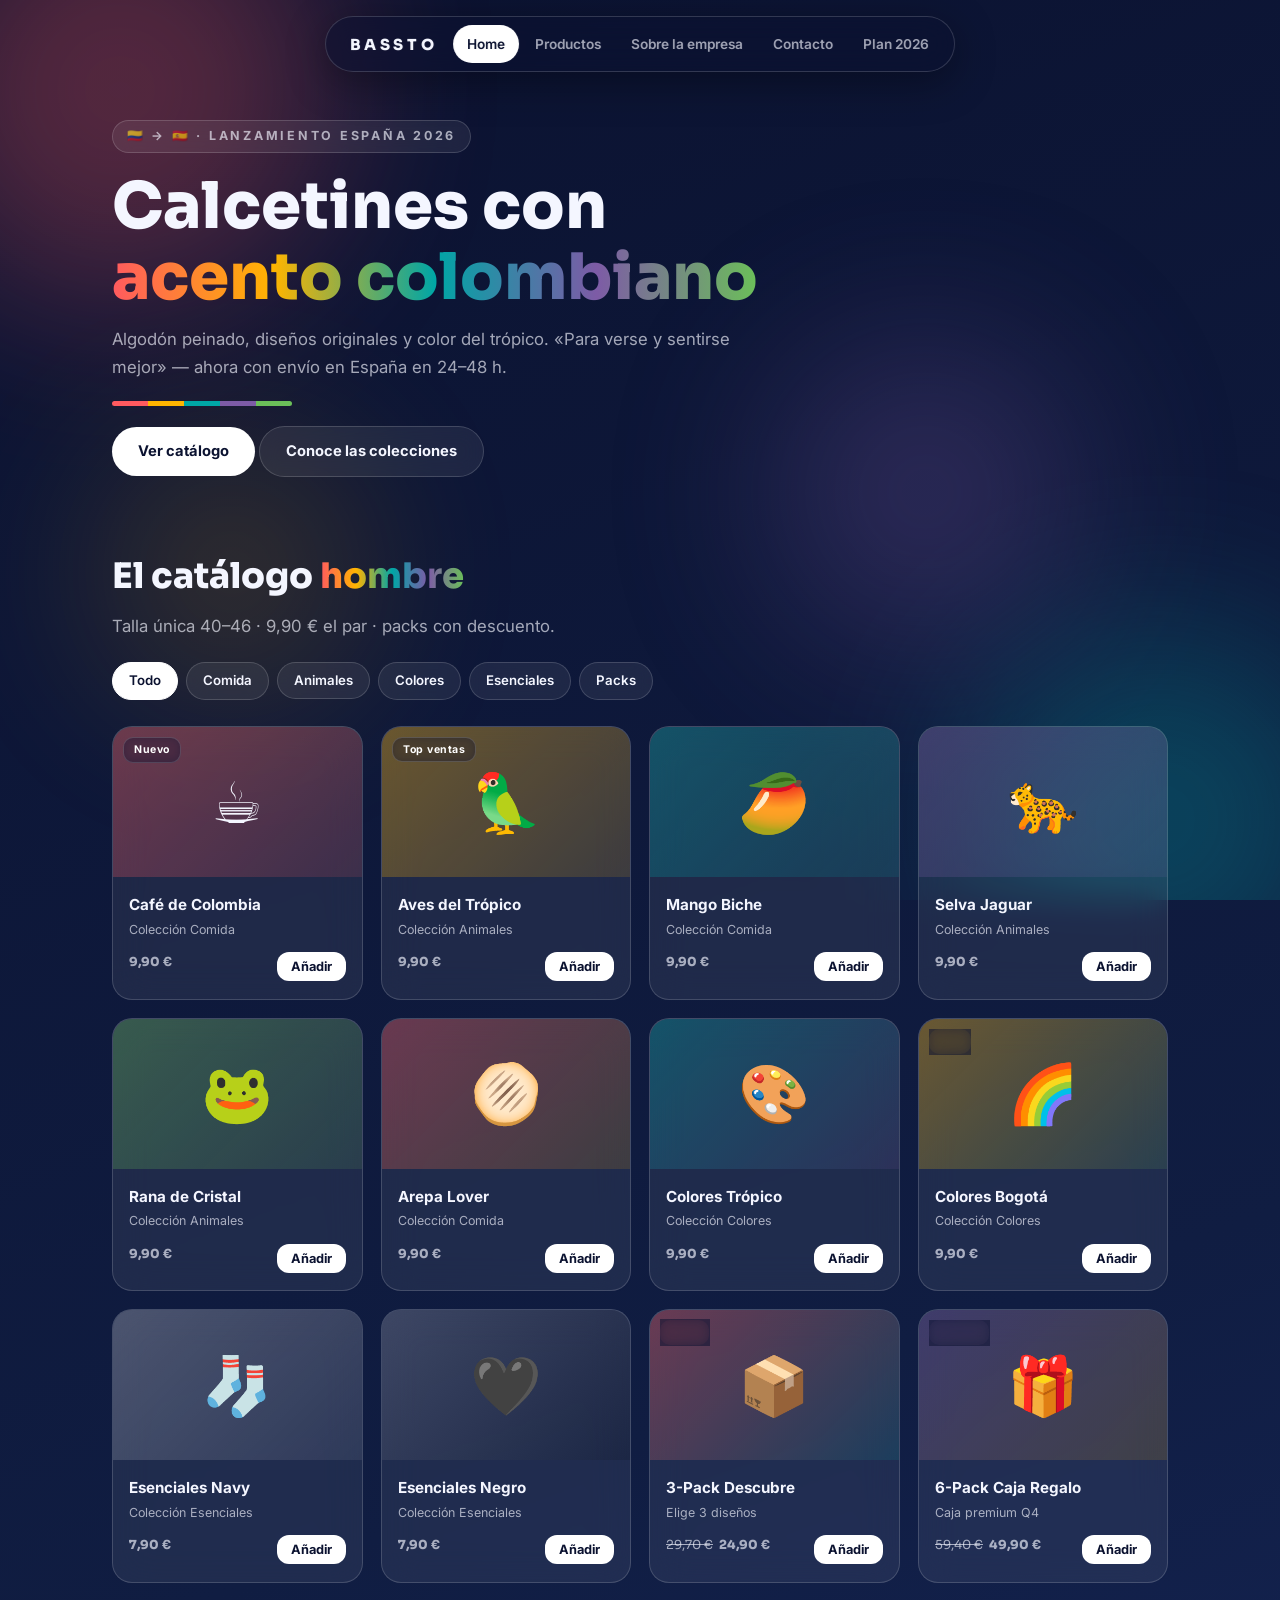
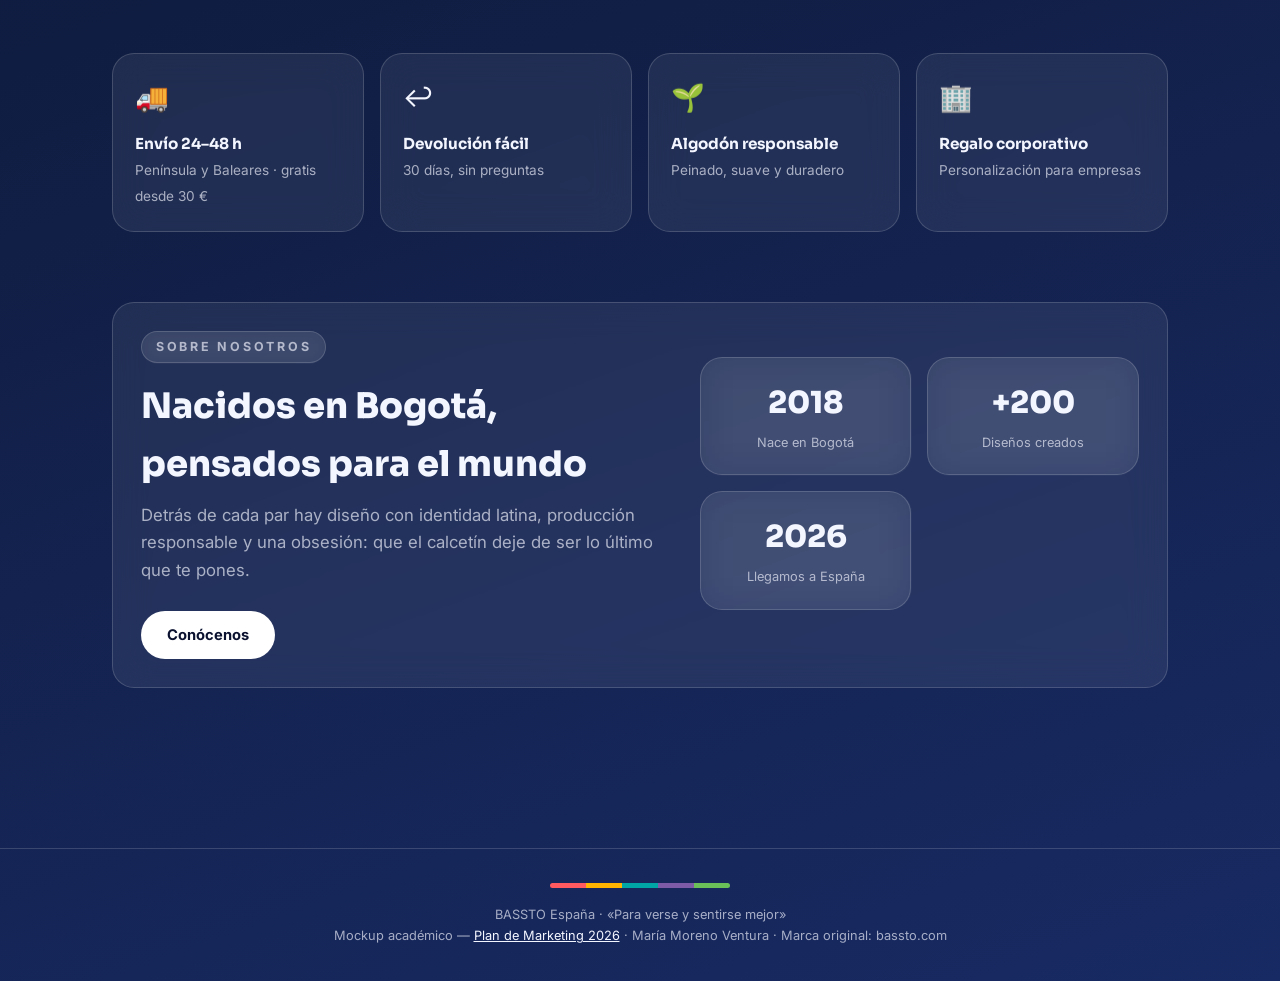
<file: index.html>
<!DOCTYPE html>
<html lang="es">
<head>
<meta charset="utf-8">
<meta name="viewport" content="width=device-width, initial-scale=1">
<meta name="robots" content="noindex, nofollow">
<title>BASSTO España — Calcetines de diseño para hombre</title>
<link rel="preconnect" href="https://fonts.googleapis.com">
<link rel="preconnect" href="https://fonts.gstatic.com" crossorigin>
<link href="https://fonts.googleapis.com/css2?family=Sora:wght@400;600;800&family=Inter:wght@400;500;600&display=swap" rel="stylesheet">
<link rel="stylesheet" href="estilo.css">
</head>
<body>

<div class="bg"><div class="blob c1"></div><div class="blob c2"></div><div class="blob c3"></div><div class="blob c4"></div></div>

<nav class="pill">
  <a class="logo" href="index.html">BASSTO</a>
  <a class="t on" href="index.html">Home</a>
  <a class="t" href="productos.html">Productos</a>
  <a class="t" href="empresa.html">Sobre la empresa</a>
  <a class="t" href="contacto.html">Contacto</a>
  <a class="t" href="plan.html">Plan 2026</a>
</nav>

<main>

  <!-- HERO + CATÁLOGO -->
  <header class="rv">
    <span class="kicker">🇨🇴 → 🇪🇸 · Lanzamiento España 2026</span>
    <h1 class="big">Calcetines con<br><span class="grad">acento colombiano</span></h1>
    <p class="lead">Algodón peinado, diseños originales y color del trópico. «Para verse y sentirse mejor» — ahora con envío en España en 24–48 h.</p>
    <div class="stripe"><i></i><i></i><i></i><i></i><i></i></div>
    <a class="btn" href="#catalogo">Ver catálogo</a>
    <a class="btn ghost" href="productos.html">Conoce las colecciones</a>
  </header>

  <!-- CATÁLOGO COMPLETO -->
  <section id="catalogo" class="rv">
    <h2 class="sec">El catálogo <span class="grad">hombre</span></h2>
    <p class="lead">Talla única 40–46 · 9,90 € el par · packs con descuento.</p>
    <div class="chips">
      <span class="chip on">Todo</span><span class="chip">Comida</span><span class="chip">Animales</span>
      <span class="chip">Colores</span><span class="chip">Esenciales</span><span class="chip">Packs</span>
    </div>

    <div class="grid">
      <div class="prod"><div class="ph" style="background:linear-gradient(135deg,#FF5A5F55,#FF5A5F22)"><span class="tag">Nuevo</span>☕</div>
        <div class="info"><b>Café de Colombia</b><span>Colección Comida</span>
        <div class="buy"><span class="price">9,90 €</span><button class="add">Añadir</button></div></div></div>
      <div class="prod"><div class="ph" style="background:linear-gradient(135deg,#FFB40055,#FFB40022)"><span class="tag">Top ventas</span>🦜</div>
        <div class="info"><b>Aves del Trópico</b><span>Colección Animales</span>
        <div class="buy"><span class="price">9,90 €</span><button class="add">Añadir</button></div></div></div>
      <div class="prod"><div class="ph" style="background:linear-gradient(135deg,#00A6A655,#00A6A622)">🥭</div>
        <div class="info"><b>Mango Biche</b><span>Colección Comida</span>
        <div class="buy"><span class="price">9,90 €</span><button class="add">Añadir</button></div></div></div>
      <div class="prod"><div class="ph" style="background:linear-gradient(135deg,#7D5BA655,#7D5BA622)">🐆</div>
        <div class="info"><b>Selva Jaguar</b><span>Colección Animales</span>
        <div class="buy"><span class="price">9,90 €</span><button class="add">Añadir</button></div></div></div>
      <div class="prod"><div class="ph" style="background:linear-gradient(135deg,#6BBF5955,#6BBF5922)">🐸</div>
        <div class="info"><b>Rana de Cristal</b><span>Colección Animales</span>
        <div class="buy"><span class="price">9,90 €</span><button class="add">Añadir</button></div></div></div>
      <div class="prod"><div class="ph" style="background:linear-gradient(135deg,#FF5A5F55,#FFB40022)">🫓</div>
        <div class="info"><b>Arepa Lover</b><span>Colección Comida</span>
        <div class="buy"><span class="price">9,90 €</span><button class="add">Añadir</button></div></div></div>
      <div class="prod"><div class="ph" style="background:linear-gradient(135deg,#00A6A655,#7D5BA622)">🎨</div>
        <div class="info"><b>Colores Trópico</b><span>Colección Colores</span>
        <div class="buy"><span class="price">9,90 €</span><button class="add">Añadir</button></div></div></div>
      <div class="prod"><div class="ph" style="background:linear-gradient(135deg,#FFB40055,#6BBF5922)"><span class="tag">Eco</span>🌈</div>
        <div class="info"><b>Colores Bogotá</b><span>Colección Colores</span>
        <div class="buy"><span class="price">9,90 €</span><button class="add">Añadir</button></div></div></div>
      <div class="prod"><div class="ph" style="background:linear-gradient(135deg,#ffffff33,#ffffff11)">🧦</div>
        <div class="info"><b>Esenciales Navy</b><span>Colección Esenciales</span>
        <div class="buy"><span class="price">7,90 €</span><button class="add">Añadir</button></div></div></div>
      <div class="prod"><div class="ph" style="background:linear-gradient(135deg,#ffffff22,#00000022)">🖤</div>
        <div class="info"><b>Esenciales Negro</b><span>Colección Esenciales</span>
        <div class="buy"><span class="price">7,90 €</span><button class="add">Añadir</button></div></div></div>
      <div class="prod"><div class="ph" style="background:linear-gradient(135deg,#FF5A5F55,#00A6A622)"><span class="tag">Pack</span>📦</div>
        <div class="info"><b>3-Pack Descubre</b><span>Elige 3 diseños</span>
        <div class="buy"><span class="price"><s>29,70 €</s>24,90 €</span><button class="add">Añadir</button></div></div></div>
      <div class="prod"><div class="ph" style="background:linear-gradient(135deg,#7D5BA655,#FFB40022)"><span class="tag">Regalo</span>🎁</div>
        <div class="info"><b>6-Pack Caja Regalo</b><span>Caja premium Q4</span>
        <div class="buy"><span class="price"><s>59,40 €</s>49,90 €</span><button class="add">Añadir</button></div></div></div>
    </div>
  </section>

  <!-- VALUE PROPS -->
  <section class="rv">
    <div class="feats">
      <div class="feat glass"><div class="ic">🚚</div><b>Envío 24–48 h</b><span>Península y Baleares · gratis desde 30 €</span></div>
      <div class="feat glass"><div class="ic">↩️</div><b>Devolución fácil</b><span>30 días, sin preguntas</span></div>
      <div class="feat glass"><div class="ic">🌱</div><b>Algodón responsable</b><span>Peinado, suave y duradero</span></div>
      <div class="feat glass"><div class="ic">🏢</div><b>Regalo corporativo</b><span>Personalización para empresas</span></div>
    </div>
  </section>

  <!-- CTA EMPRESA -->
  <section class="rv">
    <div class="glass panel split">
      <div>
        <span class="kicker">Sobre nosotros</span>
        <h2 class="sec">Nacidos en Bogotá,<br>pensados para el mundo</h2>
        <p class="lead">Detrás de cada par hay diseño con identidad latina, producción responsable y una obsesión: que el calcetín deje de ser lo último que te pones.</p>
        <br><a class="btn" href="empresa.html">Conócenos</a>
      </div>
      <div class="stats">
        <div class="stat glass"><b>2018</b><span>Nace en Bogotá</span></div>
        <div class="stat glass"><b>+200</b><span>Diseños creados</span></div>
        <div class="stat glass"><b>2026</b><span>Llegamos a España</span></div>
      </div>
    </div>
  </section>

</main>

<footer>
  <div class="fstripe"><i></i><i></i><i></i><i></i><i></i></div>
  <p>BASSTO España · «Para verse y sentirse mejor»<br>
  Mockup académico — <a href="plan.html">Plan de Marketing 2026</a> · María Moreno Ventura · Marca original: bassto.com</p>
</footer>

<script>
  const io = new IntersectionObserver(es => es.forEach(e => {
    if (e.isIntersecting){ e.target.classList.add('on'); io.unobserve(e.target); }
  }), {threshold:.1});
  document.querySelectorAll('.rv').forEach(el => io.observe(el));
</script>
</body>
</html>
</file>
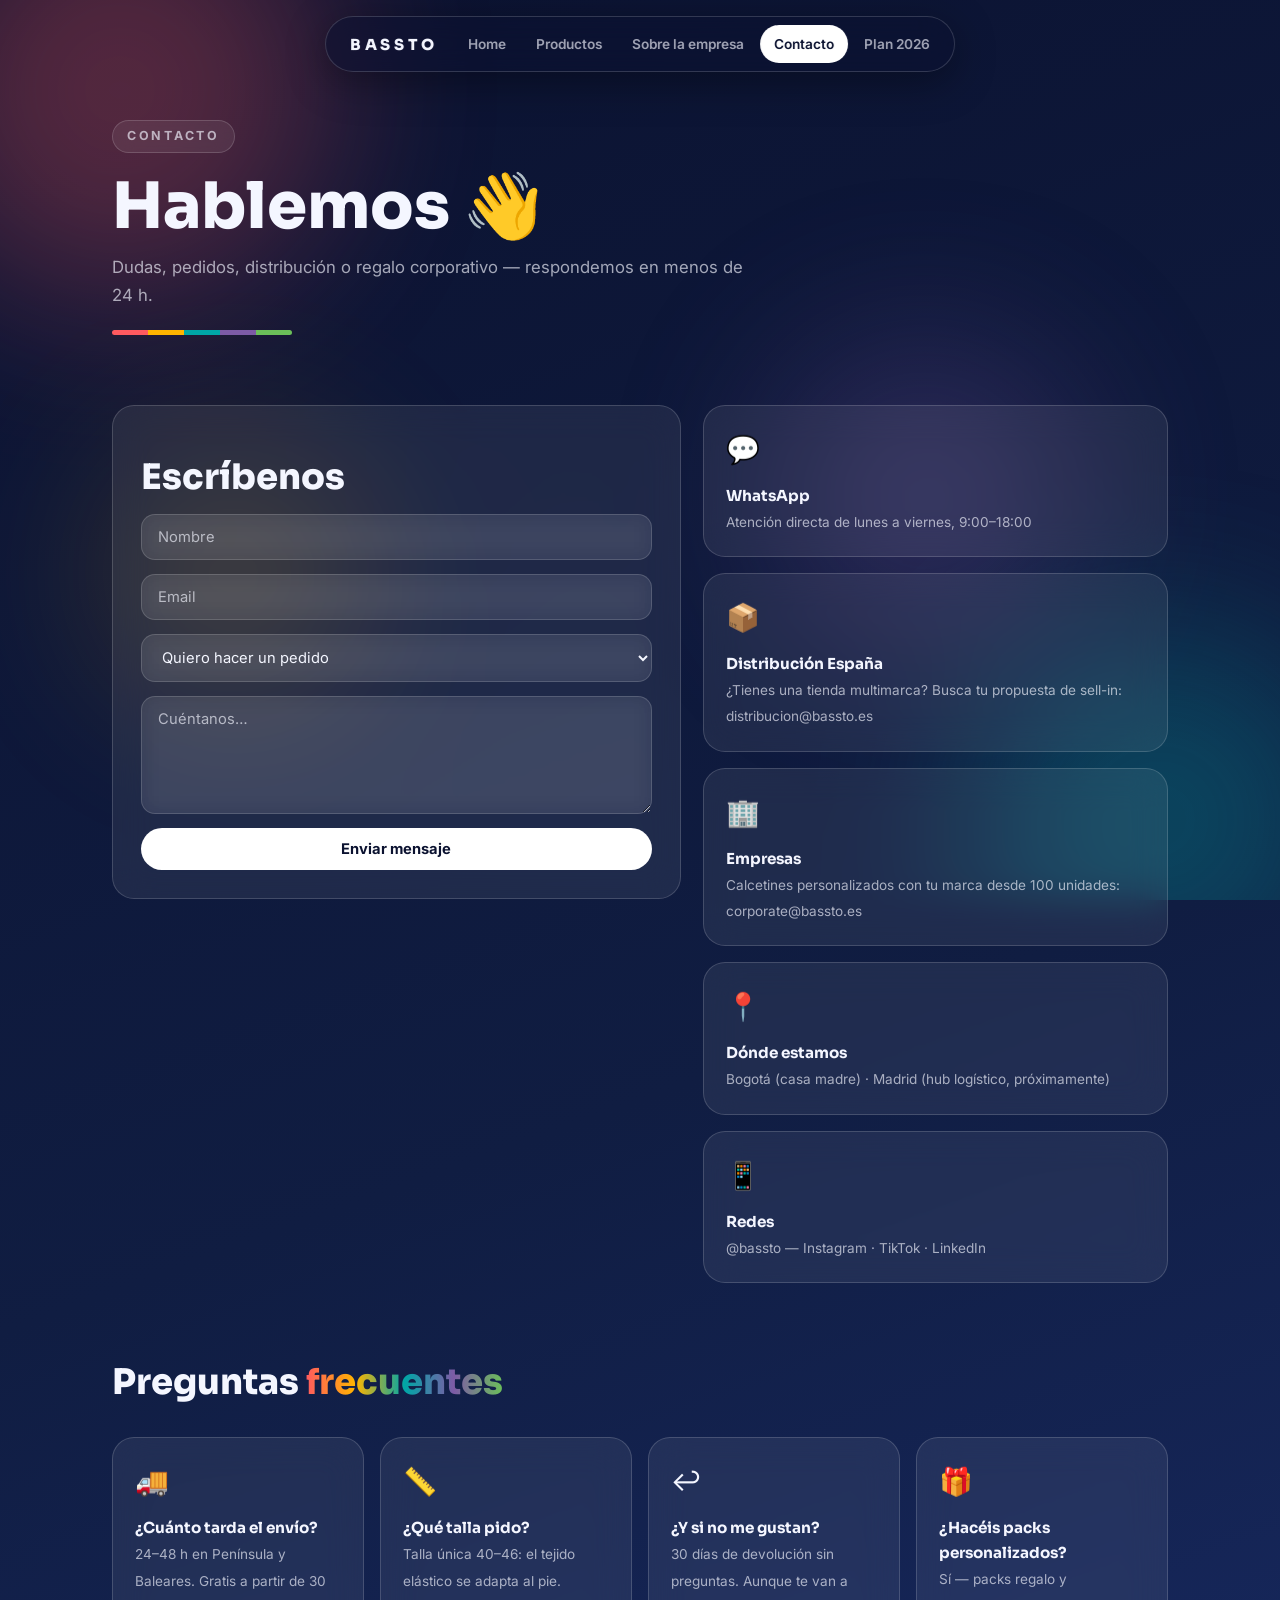
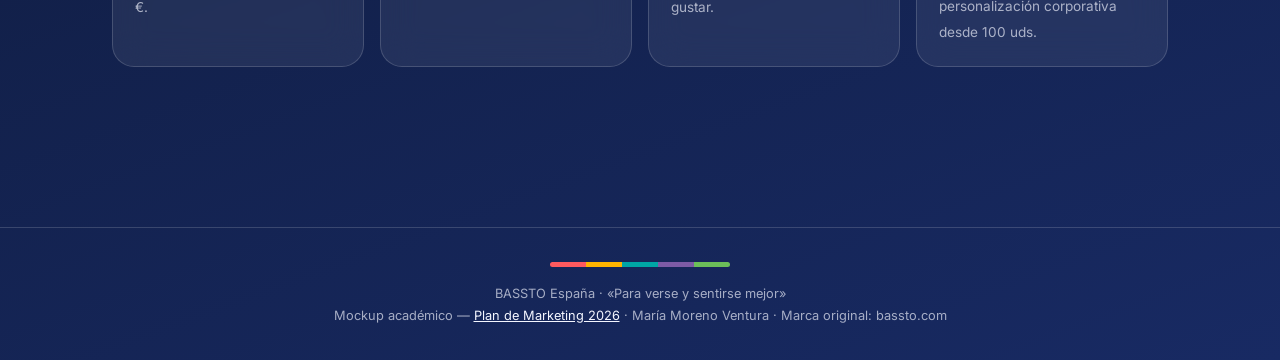
<file: contacto.html>
<!DOCTYPE html>
<html lang="es">
<head>
<meta charset="utf-8">
<meta name="viewport" content="width=device-width, initial-scale=1">
<meta name="robots" content="noindex, nofollow">
<title>Contacto — BASSTO España</title>
<link rel="preconnect" href="https://fonts.googleapis.com">
<link rel="preconnect" href="https://fonts.gstatic.com" crossorigin>
<link href="https://fonts.googleapis.com/css2?family=Sora:wght@400;600;800&family=Inter:wght@400;500;600&display=swap" rel="stylesheet">
<link rel="stylesheet" href="estilo.css">
</head>
<body>

<div class="bg"><div class="blob c1"></div><div class="blob c2"></div><div class="blob c3"></div><div class="blob c4"></div></div>

<nav class="pill">
  <a class="logo" href="index.html">BASSTO</a>
  <a class="t" href="index.html">Home</a>
  <a class="t" href="productos.html">Productos</a>
  <a class="t" href="empresa.html">Sobre la empresa</a>
  <a class="t on" href="contacto.html">Contacto</a>
  <a class="t" href="plan.html">Plan 2026</a>
</nav>

<main>

  <header class="rv">
    <span class="kicker">Contacto</span>
    <h1 class="big">Hablemos 👋</h1>
    <p class="lead">Dudas, pedidos, distribución o regalo corporativo — respondemos en menos de 24 h.</p>
    <div class="stripe"><i></i><i></i><i></i><i></i><i></i></div>
  </header>

  <section class="rv">
    <div class="split">
      <!-- FORMULARIO -->
      <div class="glass panel">
        <h2 class="sec">Escríbenos</h2>
        <form class="glassform" onsubmit="event.preventDefault(); this.innerHTML='<p class=lead>✅ ¡Gracias! Te responderemos muy pronto.</p>';">
          <input type="text" placeholder="Nombre" required>
          <input type="email" placeholder="Email" required>
          <select>
            <option>Quiero hacer un pedido</option>
            <option>Distribución / punto de venta</option>
            <option>Regalo corporativo / personalización</option>
            <option>Prensa y colaboraciones</option>
            <option>Otra cosa</option>
          </select>
          <textarea rows="5" placeholder="Cuéntanos…" required></textarea>
          <button class="btn" type="submit">Enviar mensaje</button>
        </form>
      </div>

      <!-- CANALES -->
      <div>
        <div class="feat glass" style="margin-bottom:16px;"><div class="ic">💬</div><b>WhatsApp</b><span>Atención directa de lunes a viernes, 9:00–18:00</span></div>
        <div class="feat glass" style="margin-bottom:16px;"><div class="ic">📦</div><b>Distribución España</b><span>¿Tienes una tienda multimarca? Busca tu propuesta de sell-in: distribucion@bassto.es</span></div>
        <div class="feat glass" style="margin-bottom:16px;"><div class="ic">🏢</div><b>Empresas</b><span>Calcetines personalizados con tu marca desde 100 unidades: corporate@bassto.es</span></div>
        <div class="feat glass" style="margin-bottom:16px;"><div class="ic">📍</div><b>Dónde estamos</b><span>Bogotá (casa madre) · Madrid (hub logístico, próximamente)</span></div>
        <div class="feat glass"><div class="ic">📱</div><b>Redes</b><span>@bassto — Instagram · TikTok · LinkedIn</span></div>
      </div>
    </div>
  </section>

  <!-- FAQ -->
  <section class="rv">
    <h2 class="sec">Preguntas <span class="grad">frecuentes</span></h2>
    <div class="feats">
      <div class="feat glass"><div class="ic">🚚</div><b>¿Cuánto tarda el envío?</b><span>24–48 h en Península y Baleares. Gratis a partir de 30 €.</span></div>
      <div class="feat glass"><div class="ic">📏</div><b>¿Qué talla pido?</b><span>Talla única 40–46: el tejido elástico se adapta al pie.</span></div>
      <div class="feat glass"><div class="ic">↩️</div><b>¿Y si no me gustan?</b><span>30 días de devolución sin preguntas. Aunque te van a gustar.</span></div>
      <div class="feat glass"><div class="ic">🎁</div><b>¿Hacéis packs personalizados?</b><span>Sí — packs regalo y personalización corporativa desde 100 uds.</span></div>
    </div>
  </section>

</main>

<footer>
  <div class="fstripe"><i></i><i></i><i></i><i></i><i></i></div>
  <p>BASSTO España · «Para verse y sentirse mejor»<br>
  Mockup académico — <a href="plan.html">Plan de Marketing 2026</a> · María Moreno Ventura · Marca original: bassto.com</p>
</footer>

<script>
  const io = new IntersectionObserver(es => es.forEach(e => {
    if (e.isIntersecting){ e.target.classList.add('on'); io.unobserve(e.target); }
  }), {threshold:.1});
  document.querySelectorAll('.rv').forEach(el => io.observe(el));
</script>
</body>
</html>
</file>
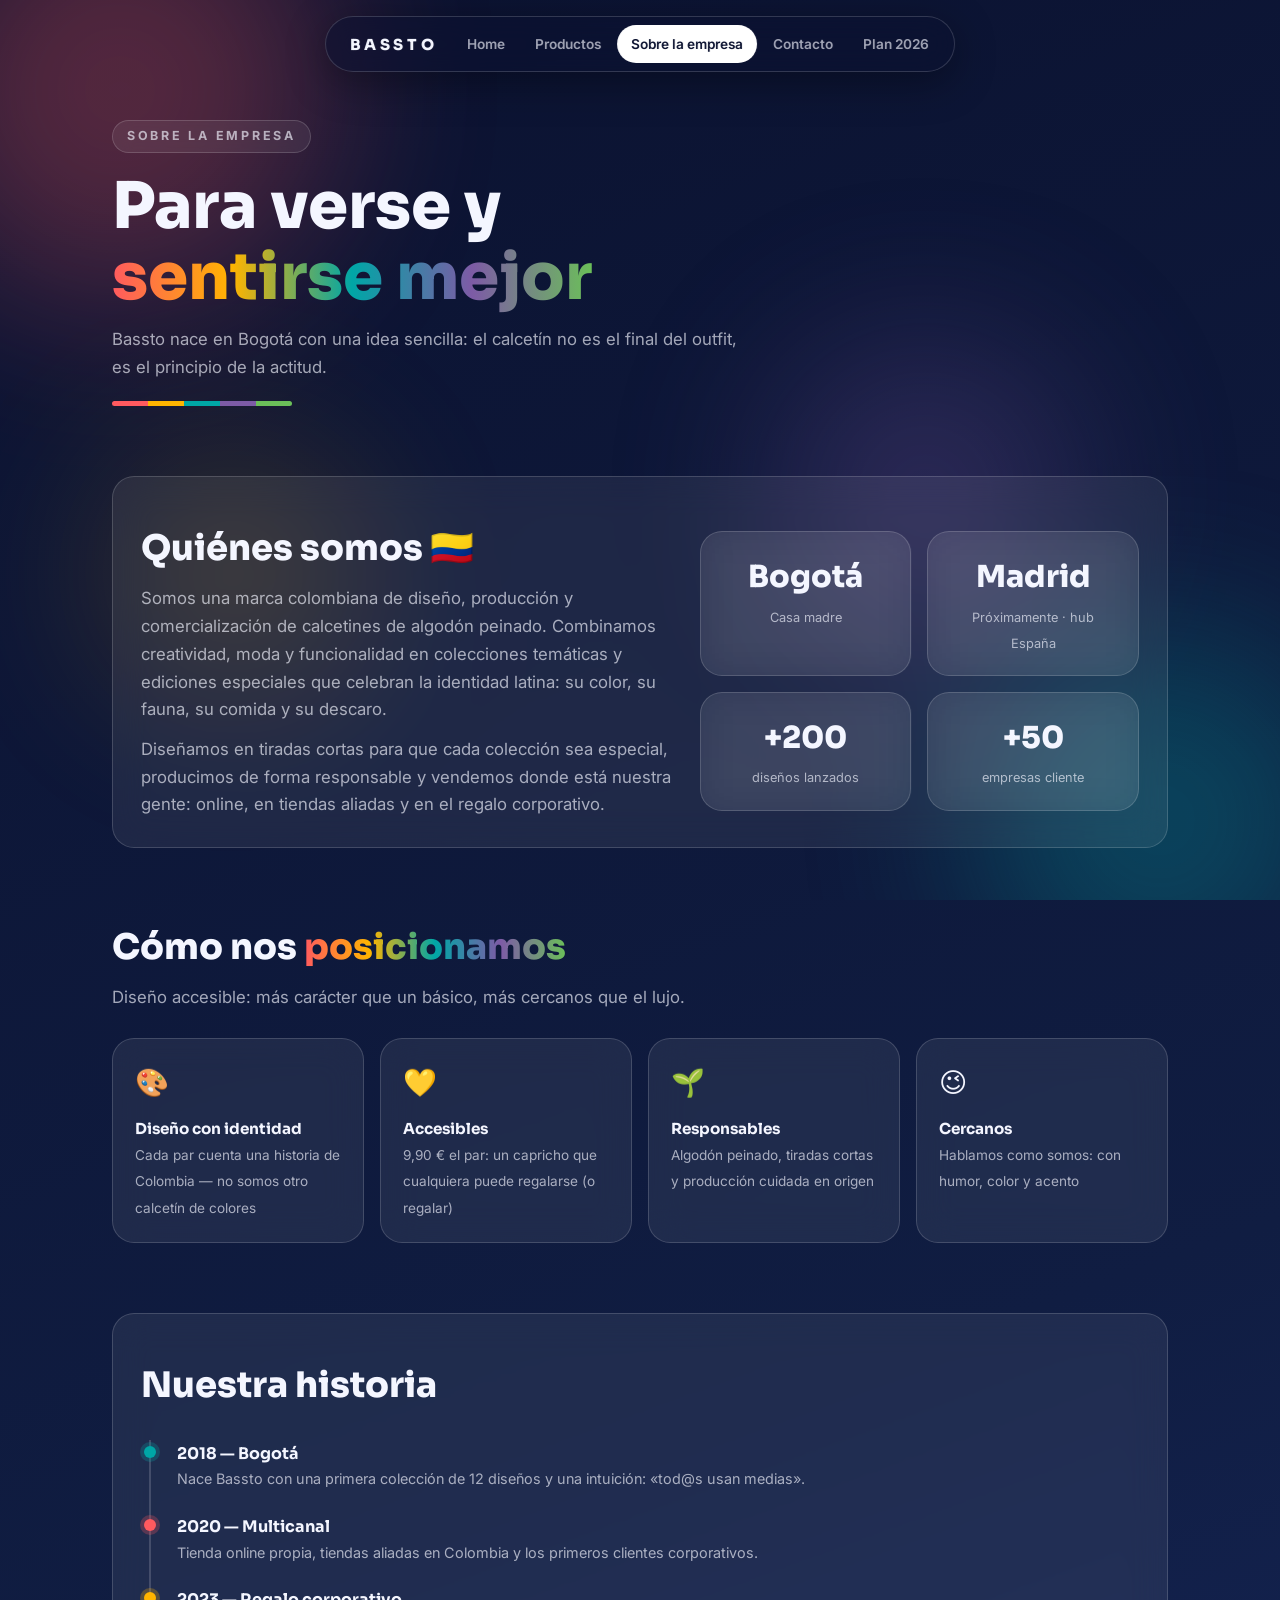
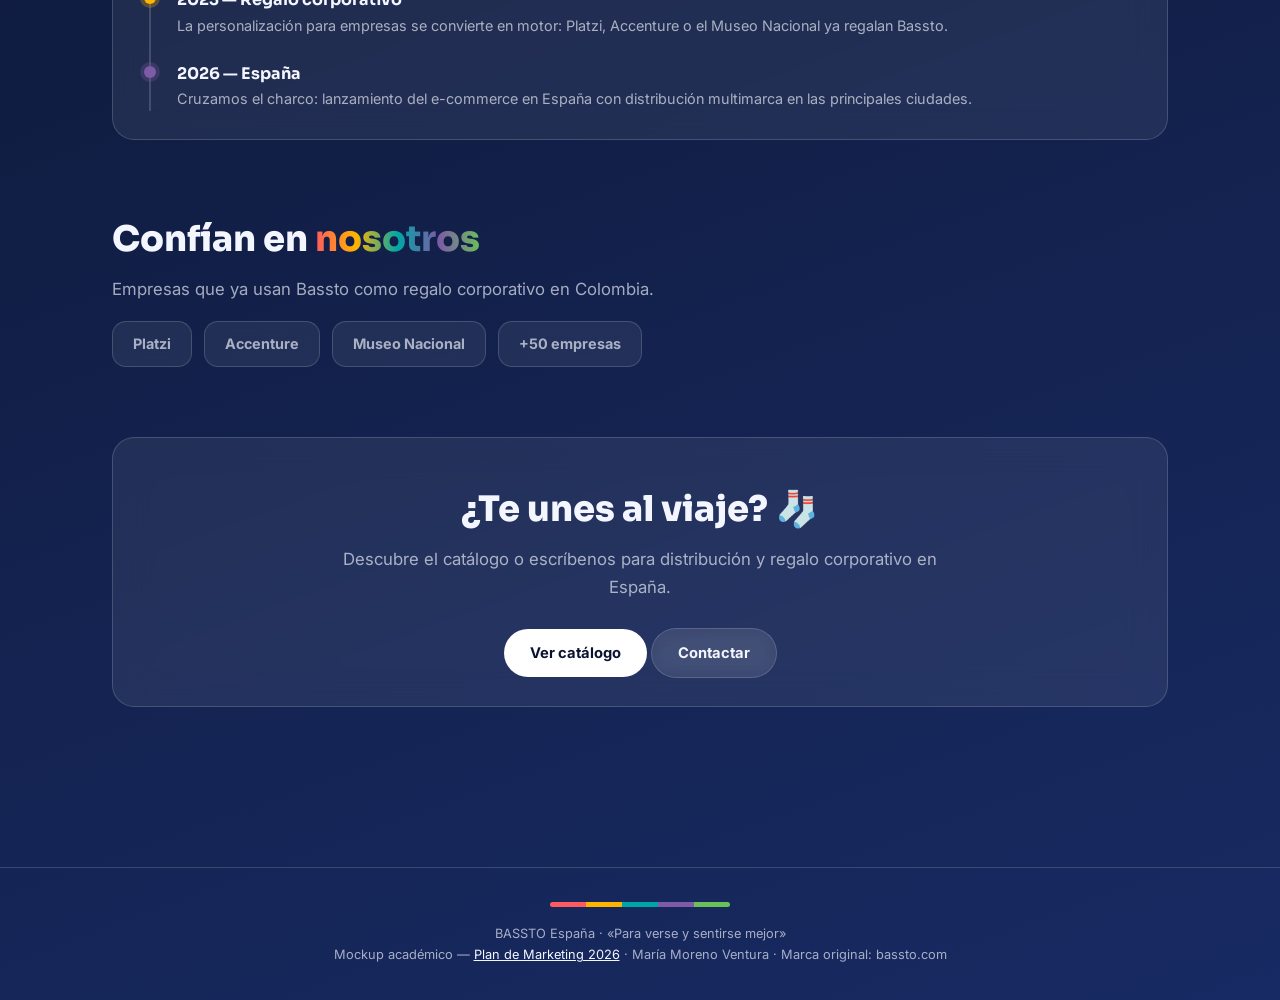
<file: empresa.html>
<!DOCTYPE html>
<html lang="es">
<head>
<meta charset="utf-8">
<meta name="viewport" content="width=device-width, initial-scale=1">
<meta name="robots" content="noindex, nofollow">
<title>Sobre la empresa — BASSTO España</title>
<link rel="preconnect" href="https://fonts.googleapis.com">
<link rel="preconnect" href="https://fonts.gstatic.com" crossorigin>
<link href="https://fonts.googleapis.com/css2?family=Sora:wght@400;600;800&family=Inter:wght@400;500;600&display=swap" rel="stylesheet">
<link rel="stylesheet" href="estilo.css">
</head>
<body>

<div class="bg"><div class="blob c1"></div><div class="blob c2"></div><div class="blob c3"></div><div class="blob c4"></div></div>

<nav class="pill">
  <a class="logo" href="index.html">BASSTO</a>
  <a class="t" href="index.html">Home</a>
  <a class="t" href="productos.html">Productos</a>
  <a class="t on" href="empresa.html">Sobre la empresa</a>
  <a class="t" href="contacto.html">Contacto</a>
  <a class="t" href="plan.html">Plan 2026</a>
</nav>

<main>

  <header class="rv">
    <span class="kicker">Sobre la empresa</span>
    <h1 class="big">Para verse y<br><span class="grad">sentirse mejor</span></h1>
    <p class="lead">Bassto nace en Bogotá con una idea sencilla: el calcetín no es el final del outfit, es el principio de la actitud.</p>
    <div class="stripe"><i></i><i></i><i></i><i></i><i></i></div>
  </header>

  <!-- QUIÉNES SOMOS -->
  <section class="rv">
    <div class="glass panel split">
      <div>
        <h2 class="sec">Quiénes somos 🇨🇴</h2>
        <p class="lead">Somos una marca colombiana de diseño, producción y comercialización de calcetines de algodón peinado. Combinamos creatividad, moda y funcionalidad en colecciones temáticas y ediciones especiales que celebran la identidad latina: su color, su fauna, su comida y su descaro.</p>
        <p class="lead" style="margin-top:12px;">Diseñamos en tiradas cortas para que cada colección sea especial, producimos de forma responsable y vendemos donde está nuestra gente: online, en tiendas aliadas y en el regalo corporativo.</p>
      </div>
      <div class="stats">
        <div class="stat glass"><b>Bogotá</b><span>Casa madre</span></div>
        <div class="stat glass"><b>Madrid</b><span>Próximamente · hub España</span></div>
        <div class="stat glass"><b>+200</b><span>diseños lanzados</span></div>
        <div class="stat glass"><b>+50</b><span>empresas cliente</span></div>
      </div>
    </div>
  </section>

  <!-- POSICIONAMIENTO -->
  <section class="rv">
    <h2 class="sec">Cómo nos <span class="grad">posicionamos</span></h2>
    <p class="lead">Diseño accesible: más carácter que un básico, más cercanos que el lujo.</p>
    <div class="feats">
      <div class="feat glass"><div class="ic">🎨</div><b>Diseño con identidad</b><span>Cada par cuenta una historia de Colombia — no somos otro calcetín de colores</span></div>
      <div class="feat glass"><div class="ic">💛</div><b>Accesibles</b><span>9,90 € el par: un capricho que cualquiera puede regalarse (o regalar)</span></div>
      <div class="feat glass"><div class="ic">🌱</div><b>Responsables</b><span>Algodón peinado, tiradas cortas y producción cuidada en origen</span></div>
      <div class="feat glass"><div class="ic">😉</div><b>Cercanos</b><span>Hablamos como somos: con humor, color y acento</span></div>
    </div>
  </section>

  <!-- HISTORIA -->
  <section class="rv">
    <div class="glass panel">
      <h2 class="sec">Nuestra historia</h2>
      <div class="tl">
        <div class="hit"><b>2018 — Bogotá</b><p>Nace Bassto con una primera colección de 12 diseños y una intuición: «tod@s usan medias».</p></div>
        <div class="hit"><b>2020 — Multicanal</b><p>Tienda online propia, tiendas aliadas en Colombia y los primeros clientes corporativos.</p></div>
        <div class="hit"><b>2023 — Regalo corporativo</b><p>La personalización para empresas se convierte en motor: Platzi, Accenture o el Museo Nacional ya regalan Bassto.</p></div>
        <div class="hit"><b>2026 — España</b><p>Cruzamos el charco: lanzamiento del e-commerce en España con distribución multimarca en las principales ciudades.</p></div>
      </div>
    </div>
  </section>

  <!-- CLIENTES -->
  <section class="rv">
    <h2 class="sec">Confían en <span class="grad">nosotros</span></h2>
    <p class="lead">Empresas que ya usan Bassto como regalo corporativo en Colombia.</p>
    <div class="logos">
      <span>Platzi</span><span>Accenture</span><span>Museo Nacional</span><span>+50 empresas</span>
    </div>
  </section>

  <!-- CTA -->
  <section class="rv">
    <div class="glass panel" style="text-align:center;">
      <h2 class="sec">¿Te unes al viaje? 🧦</h2>
      <p class="lead" style="margin:0 auto;">Descubre el catálogo o escríbenos para distribución y regalo corporativo en España.</p>
      <br>
      <a class="btn" href="index.html#catalogo">Ver catálogo</a>
      <a class="btn ghost" href="contacto.html">Contactar</a>
    </div>
  </section>

</main>

<footer>
  <div class="fstripe"><i></i><i></i><i></i><i></i><i></i></div>
  <p>BASSTO España · «Para verse y sentirse mejor»<br>
  Mockup académico — <a href="plan.html">Plan de Marketing 2026</a> · María Moreno Ventura · Marca original: bassto.com</p>
</footer>

<script>
  const io = new IntersectionObserver(es => es.forEach(e => {
    if (e.isIntersecting){ e.target.classList.add('on'); io.unobserve(e.target); }
  }), {threshold:.1});
  document.querySelectorAll('.rv').forEach(el => io.observe(el));
</script>
</body>
</html>
</file>
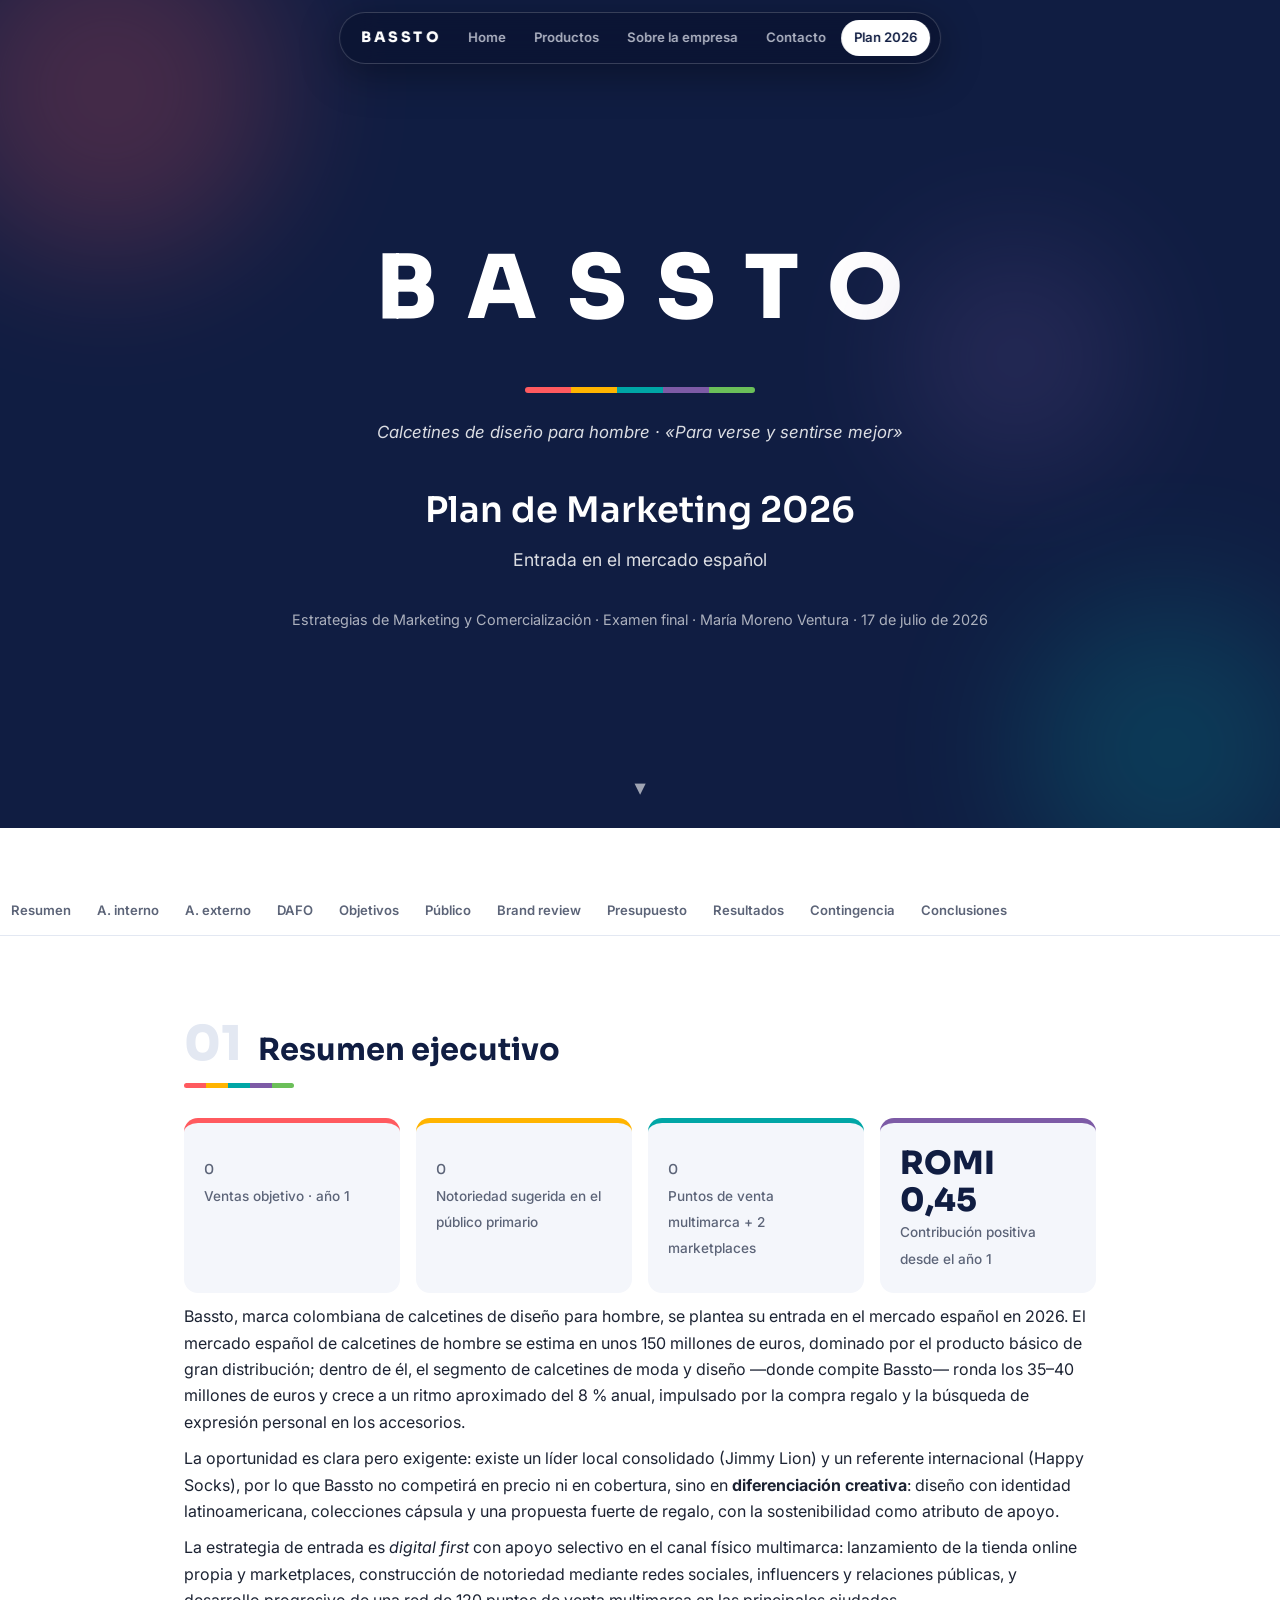
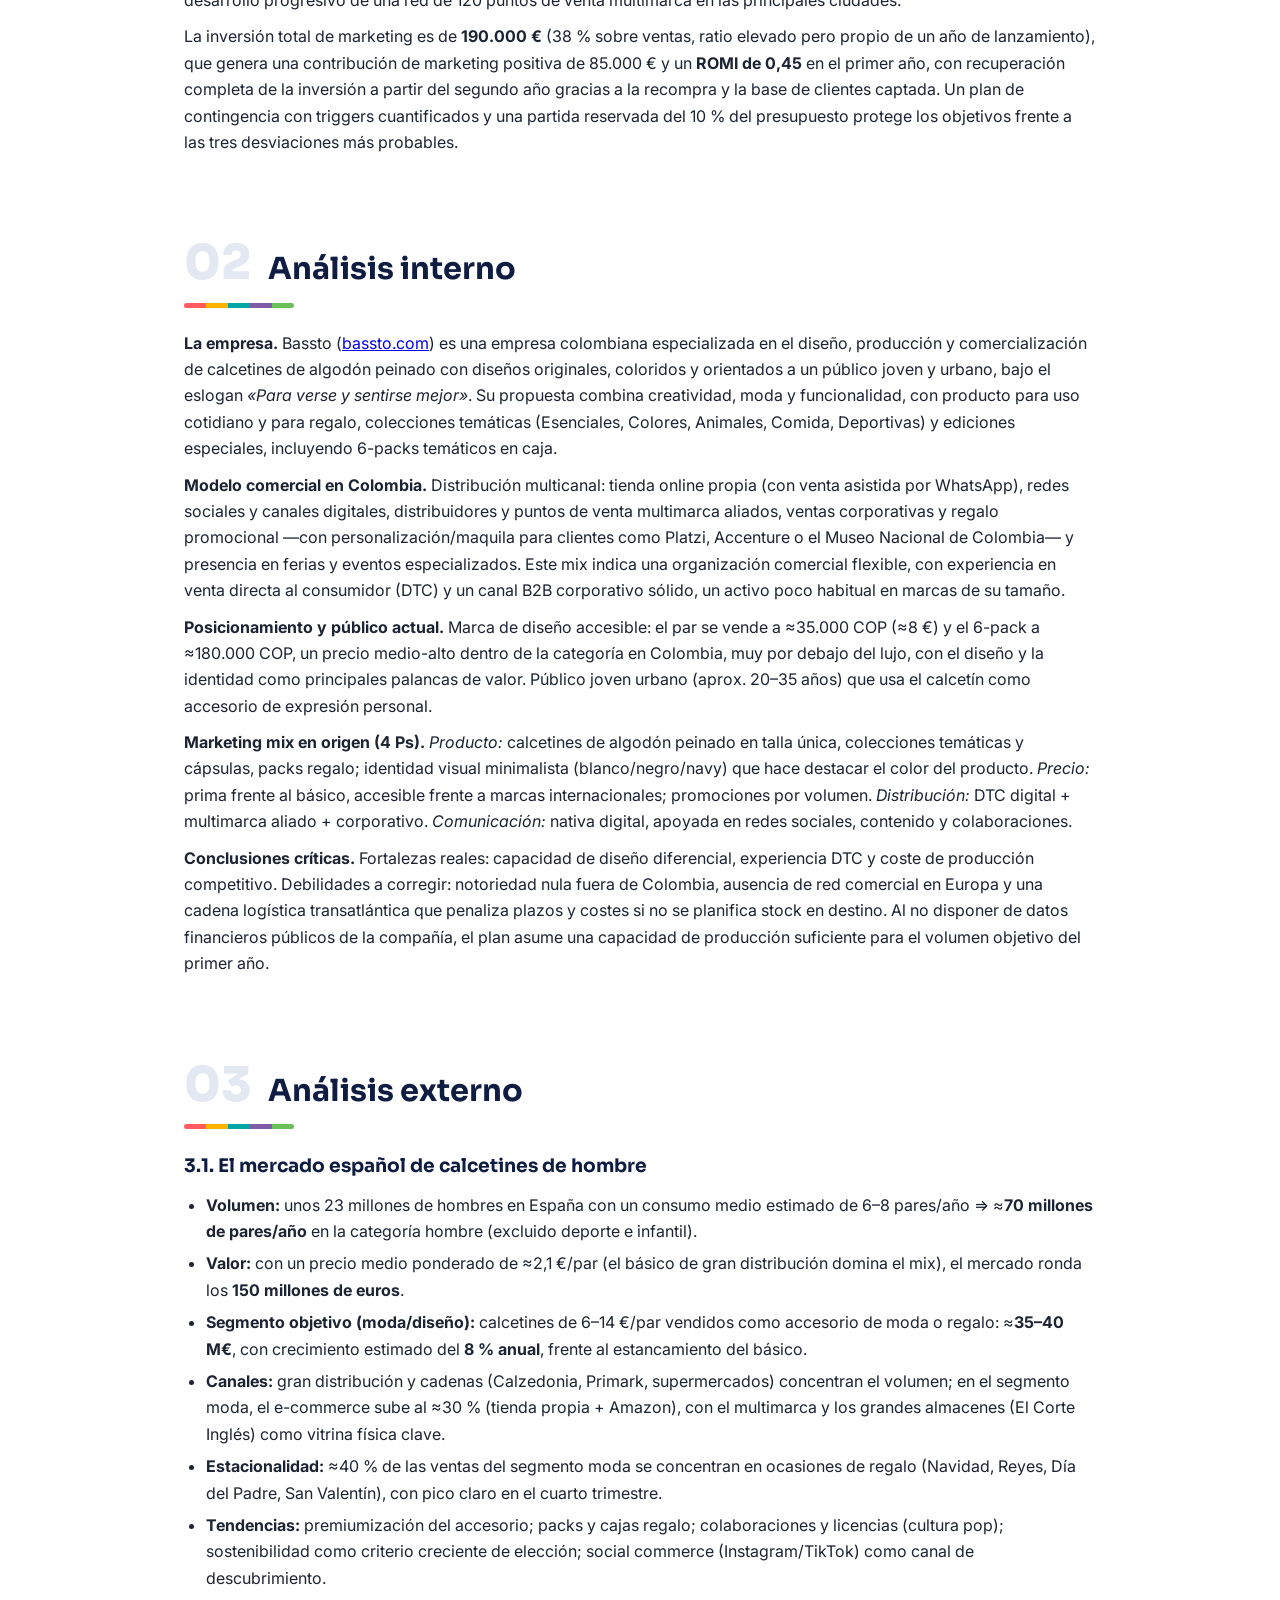
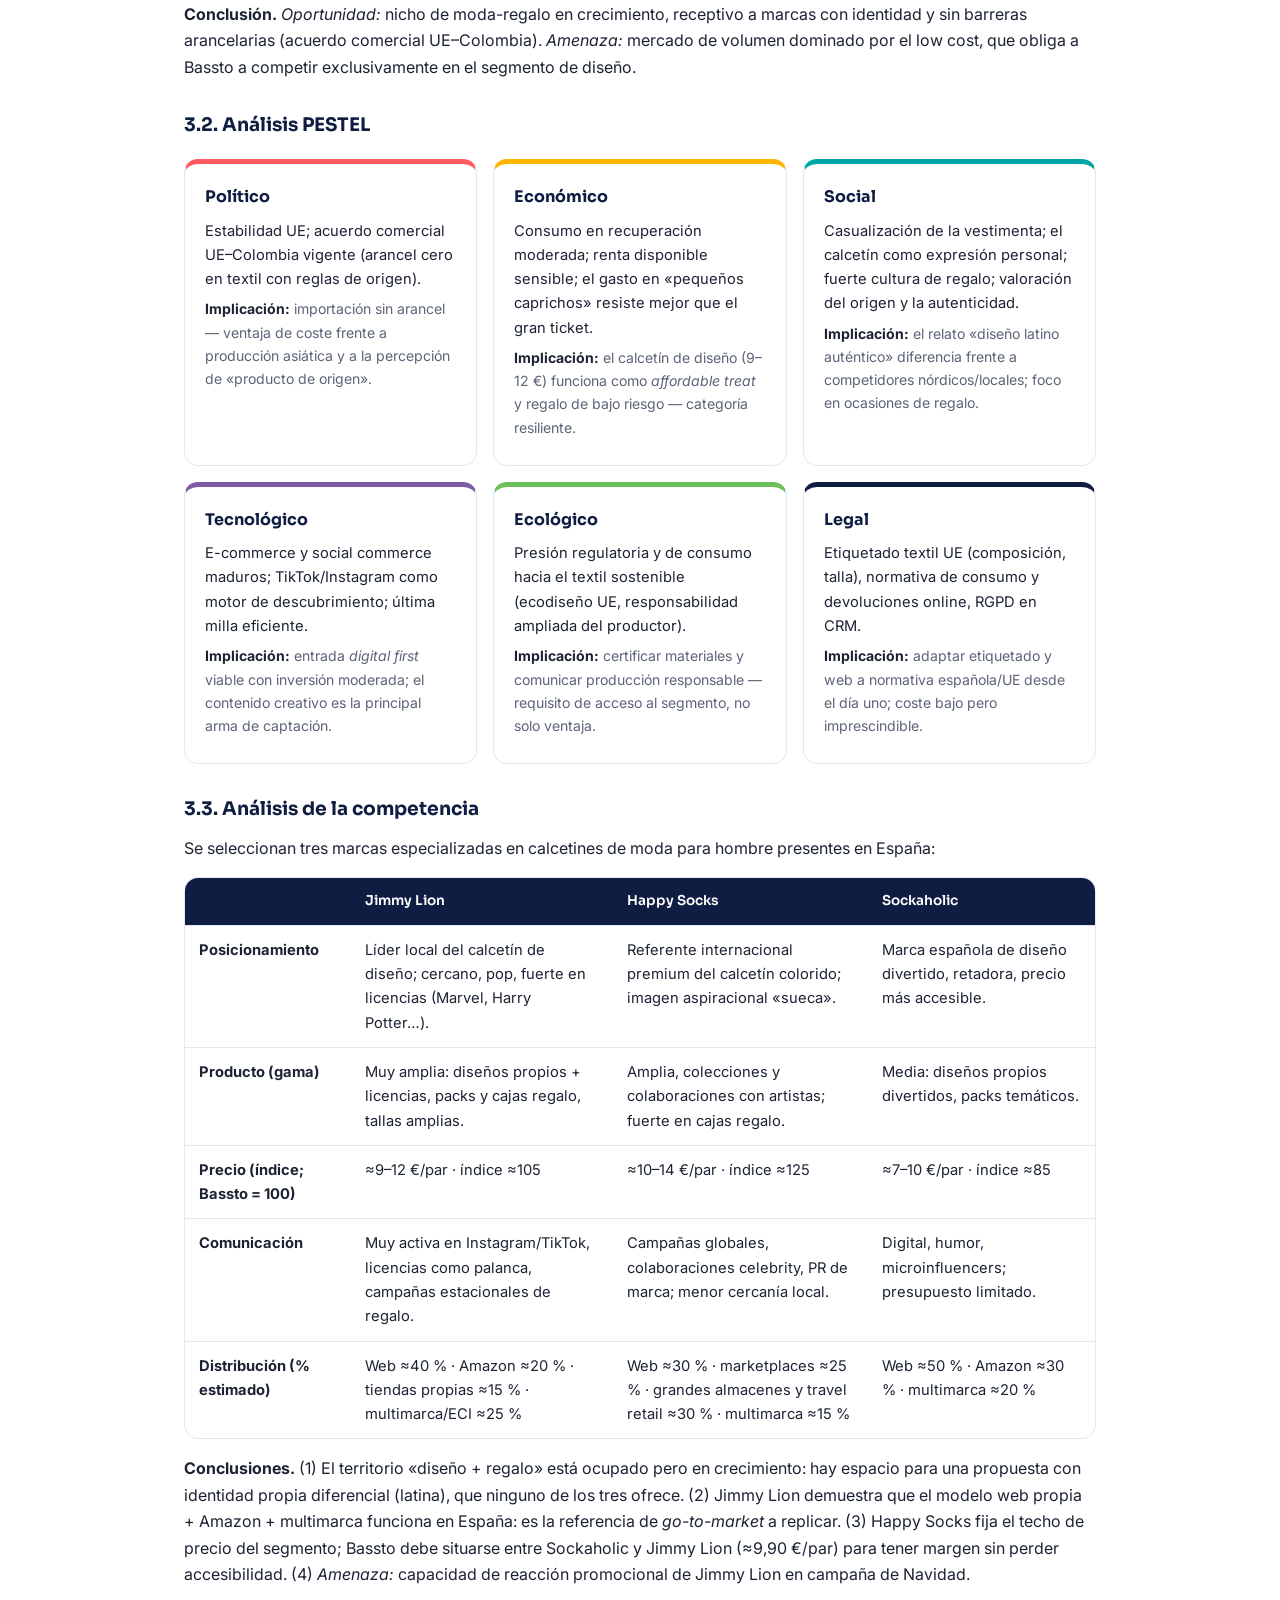
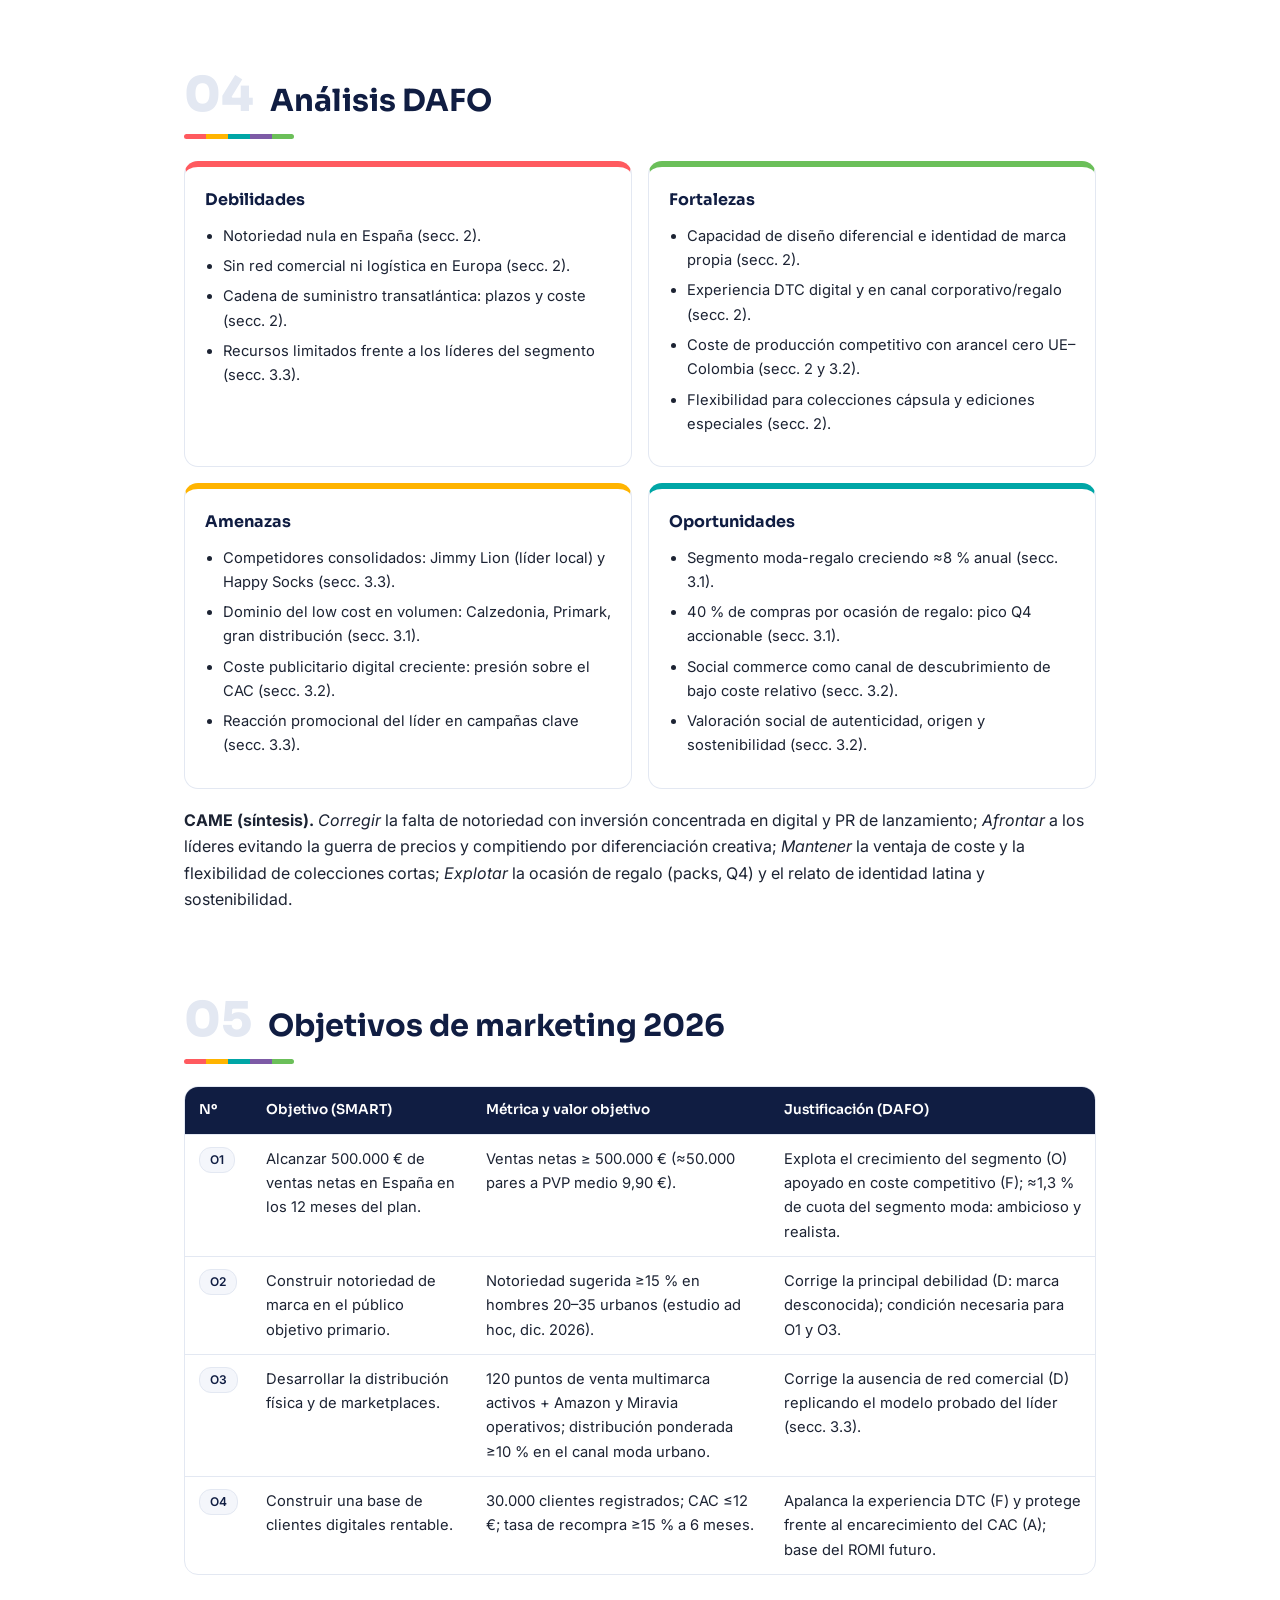
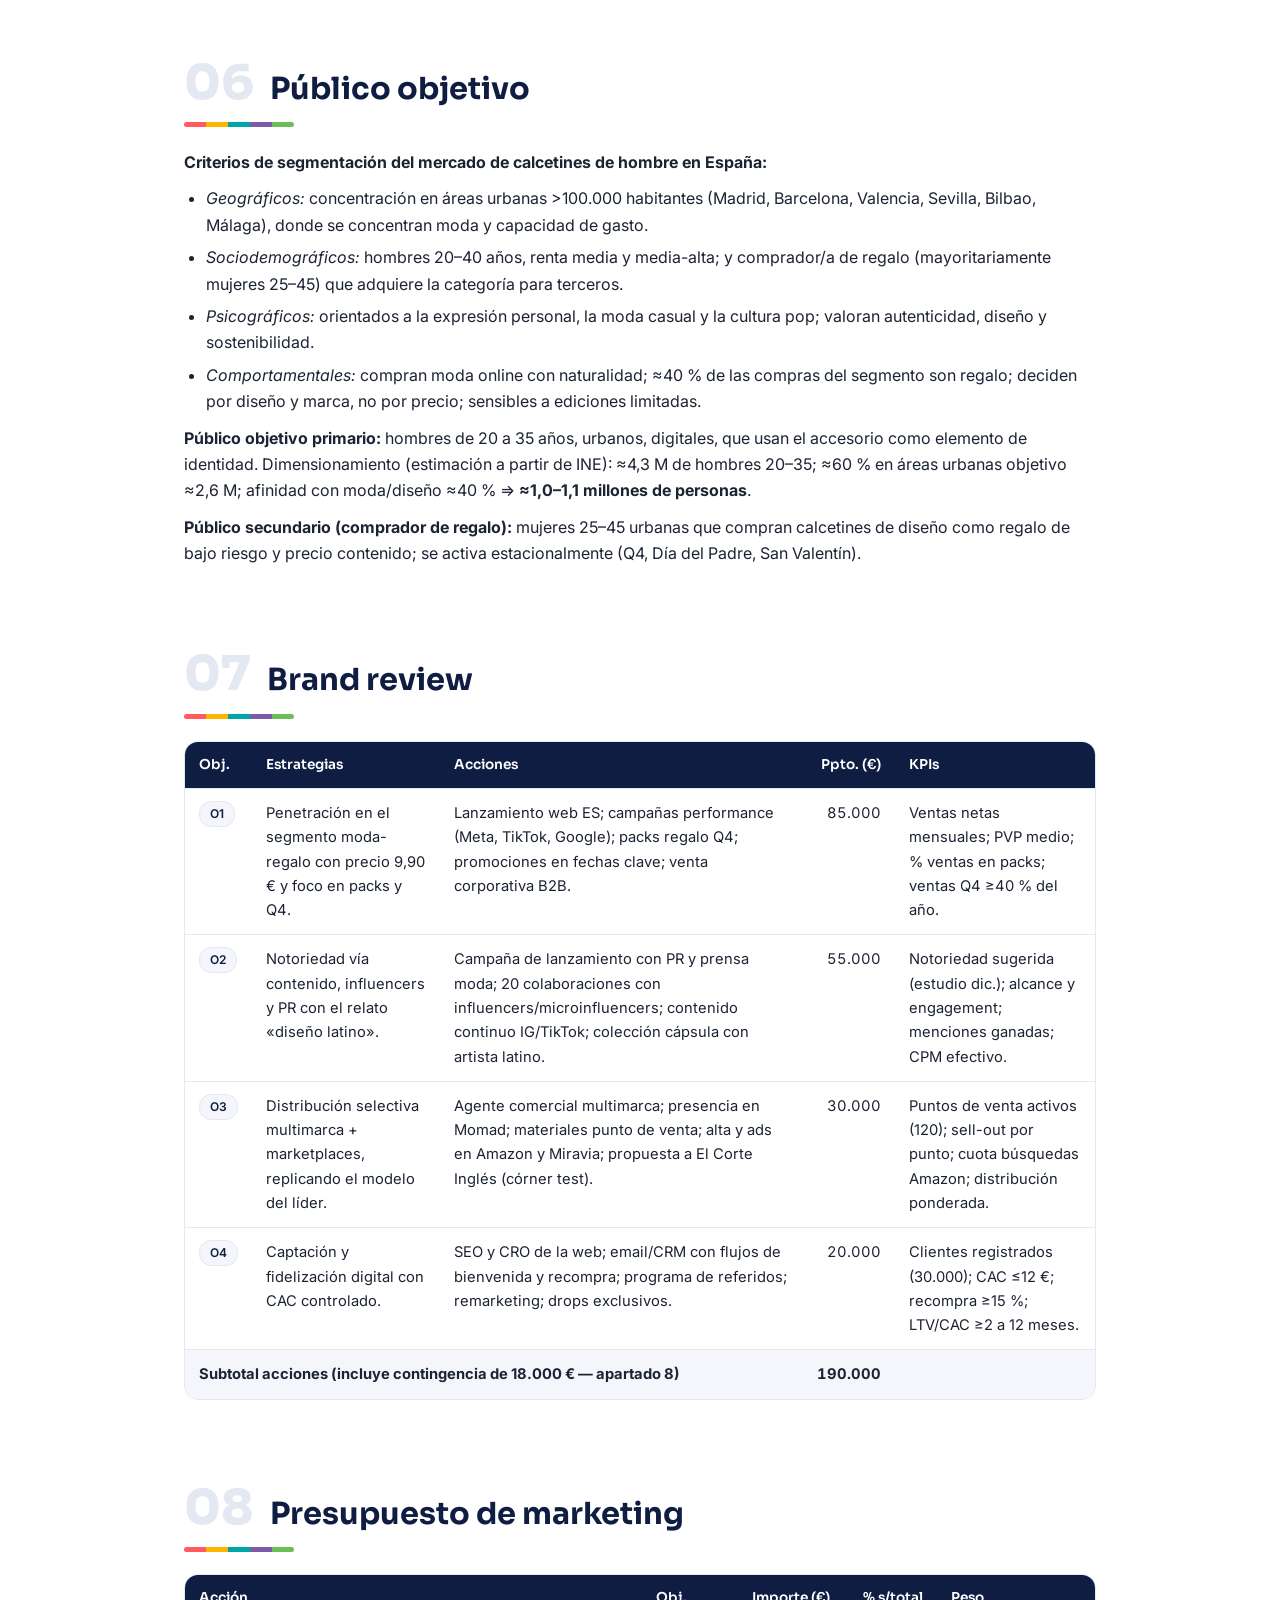
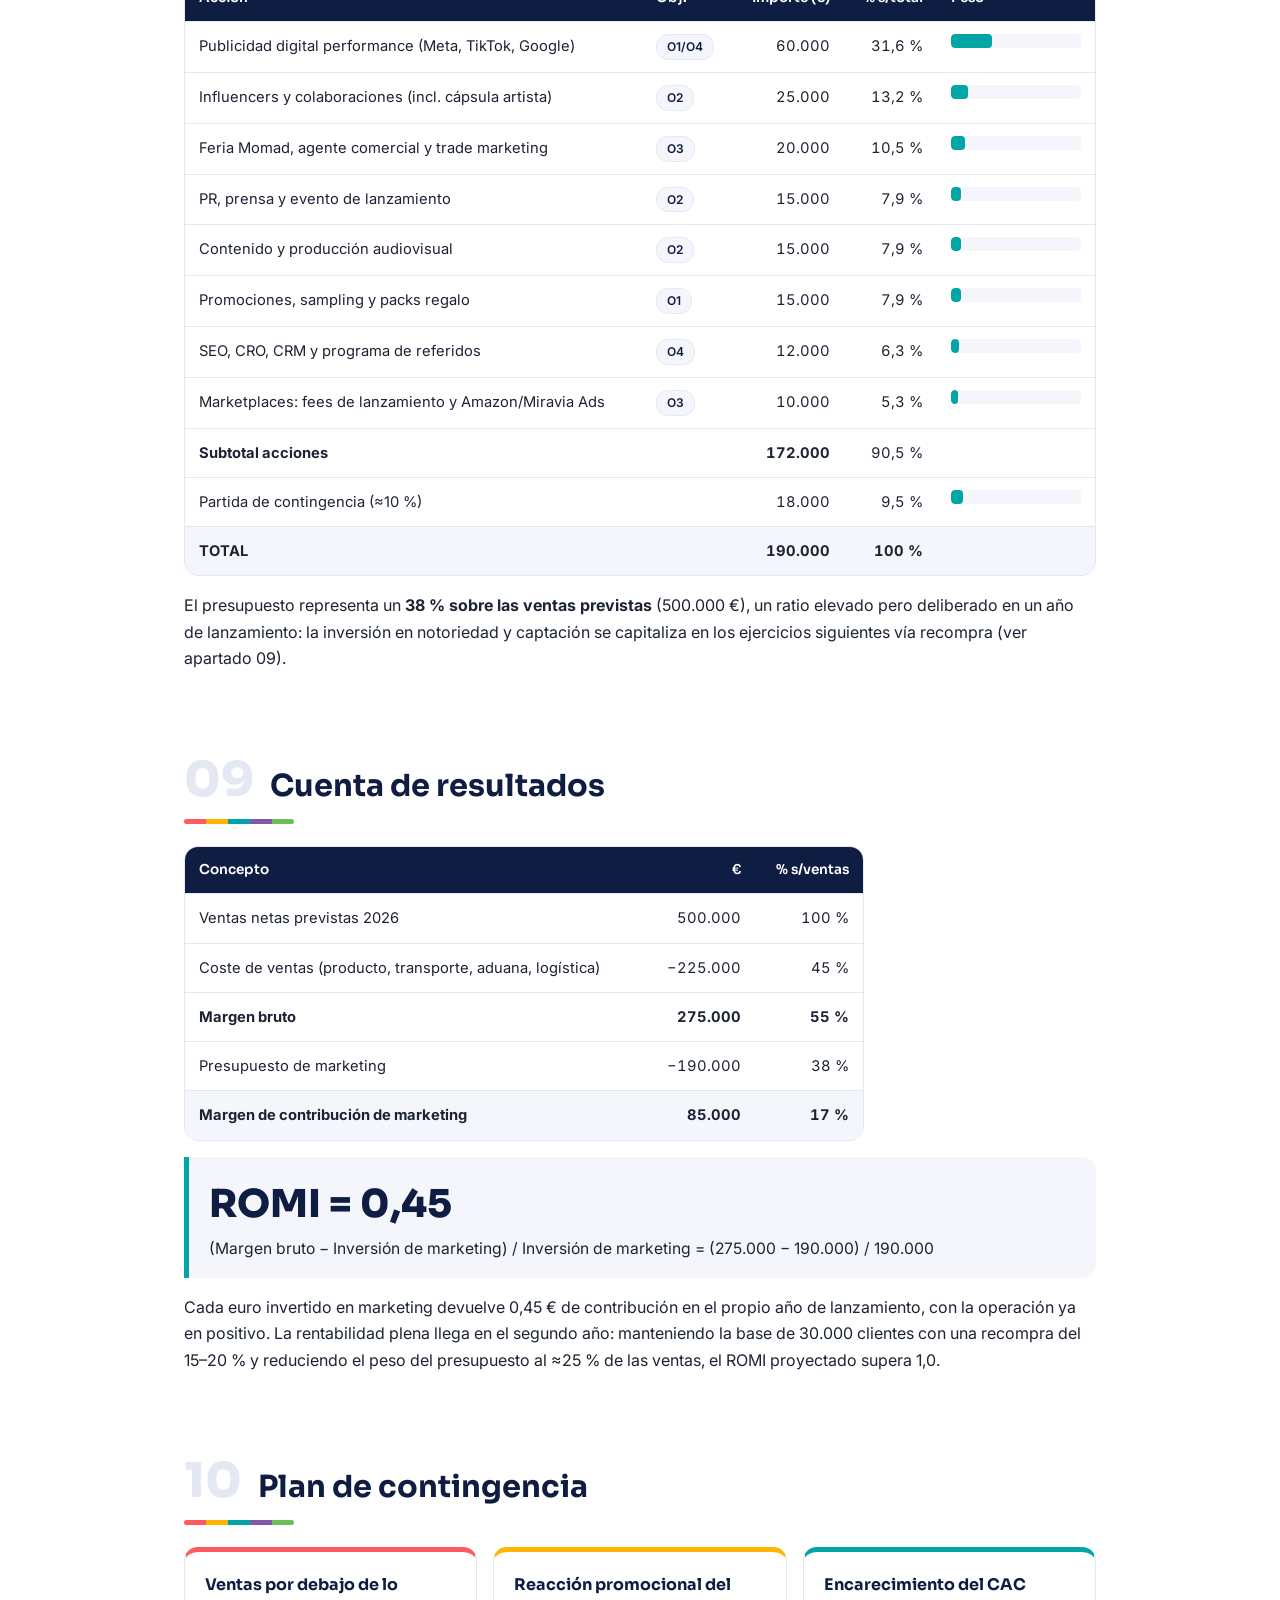
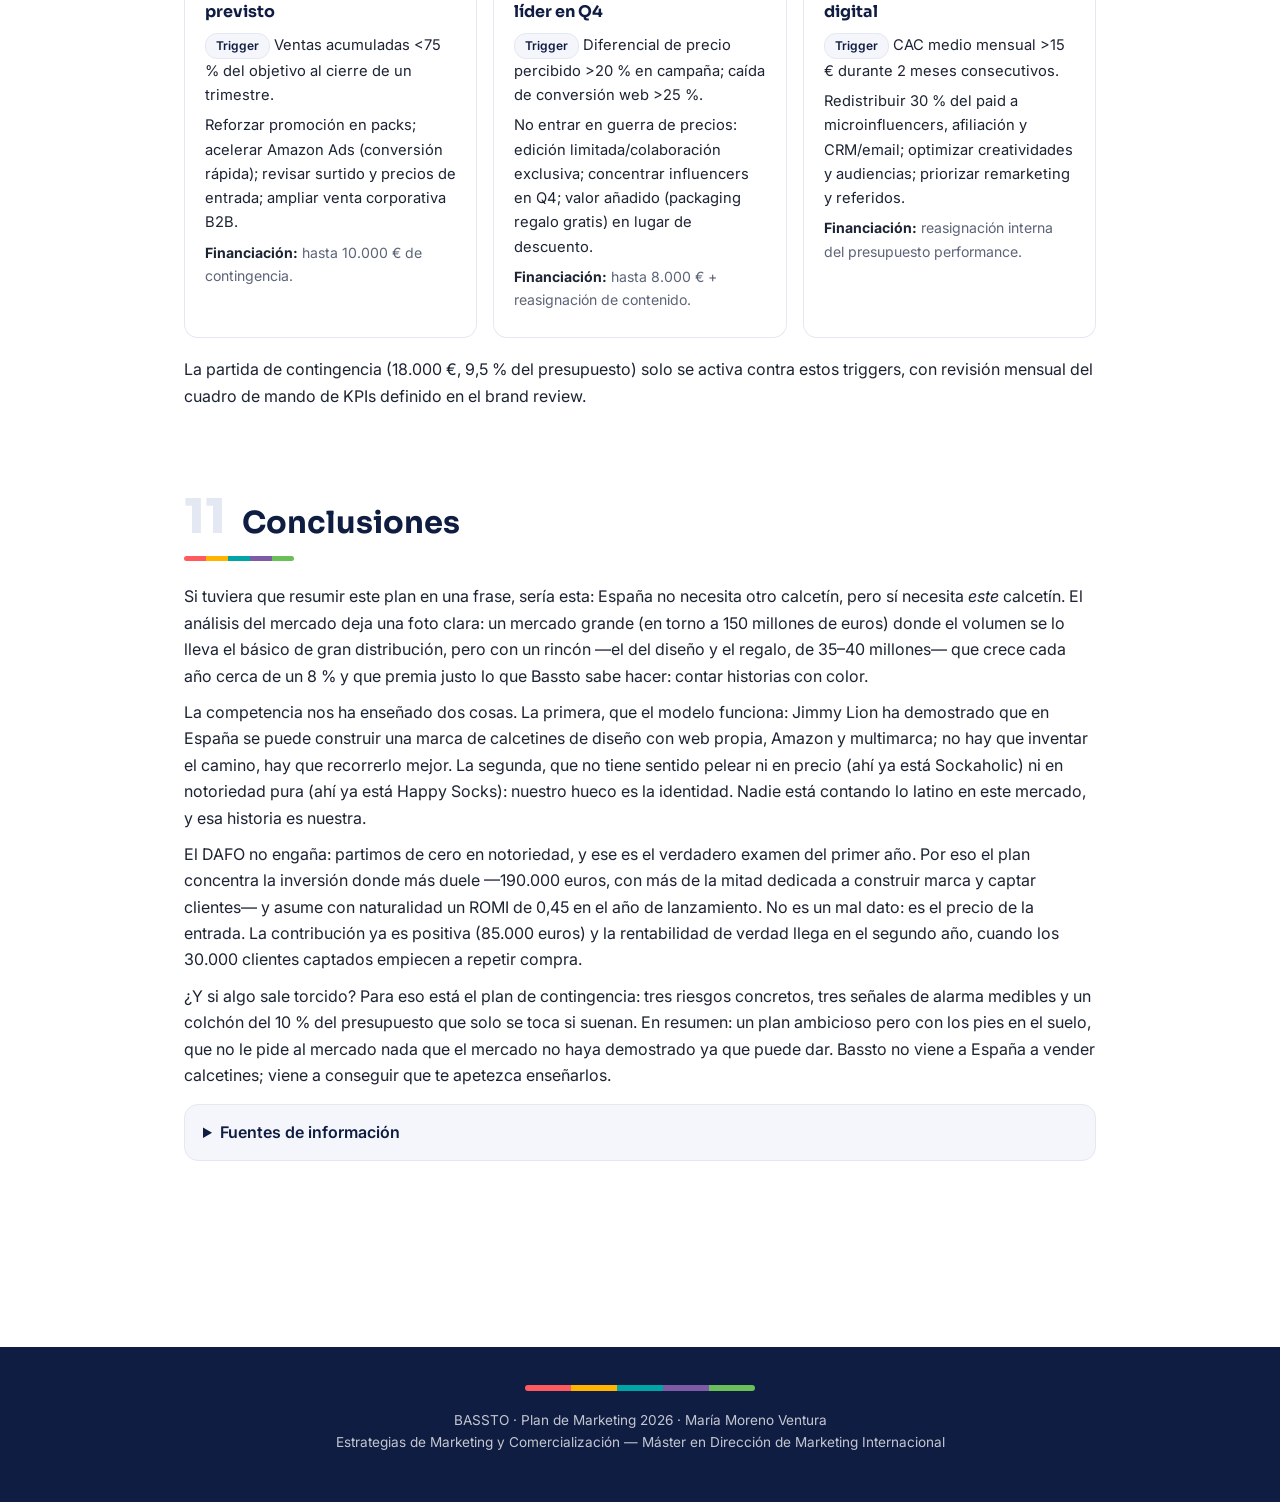
<file: plan.html>
<!DOCTYPE html>
<html lang="es">
<head>
<meta charset="utf-8">
<meta name="viewport" content="width=device-width, initial-scale=1">
<meta name="robots" content="noindex, nofollow">
<title>Bassto — Plan de Marketing 2026 · María Moreno Ventura</title>
<link rel="preconnect" href="https://fonts.googleapis.com">
<link rel="preconnect" href="https://fonts.gstatic.com" crossorigin>
<link href="https://fonts.googleapis.com/css2?family=Sora:wght@400;600;800&family=Inter:wght@400;500;600&display=swap" rel="stylesheet">
<style>
  :root{
    --navy:#101D42; --navy-2:#1B2B5E; --ink:#1c2333; --muted:#5c6478;
    --paper:#ffffff; --soft:#f4f6fb; --line:#e3e8f2;
    --coral:#FF5A5F; --amarillo:#FFB400; --teal:#00A6A6; --lila:#7D5BA6; --verde:#6BBF59;
    --radius:14px;
  }
  *{box-sizing:border-box; margin:0; padding:0;}
  html{scroll-behavior:smooth;}
  body{font-family:'Inter',system-ui,sans-serif; color:var(--ink); background:var(--paper); line-height:1.65;}
  h1,h2,h3,.stat b{font-family:'Sora',sans-serif;}

  /* barra de progreso de scroll */
  #progress{position:fixed; top:0; left:0; height:3px; width:0;
    background:linear-gradient(90deg,var(--coral),var(--amarillo),var(--teal),var(--lila),var(--verde));
    z-index:50; transition:width .1s linear;}

  /* ---------- HERO ---------- */
  .hero{min-height:92vh; background:var(--navy); color:#fff; display:flex; flex-direction:column;
    justify-content:center; align-items:center; text-align:center; padding:80px 24px 60px; position:relative; overflow:hidden;}
  .hero .blob{position:absolute; border-radius:50%; filter:blur(70px); opacity:.22; animation:drift 16s ease-in-out infinite alternate;}
  .b1{width:340px;height:340px;background:var(--coral); top:-80px; left:-60px;}
  .b2{width:300px;height:300px;background:var(--teal); bottom:-70px; right:-40px; animation-delay:-5s;}
  .b3{width:220px;height:220px;background:var(--lila); top:30%; right:12%; animation-delay:-9s;}
  @keyframes drift{from{transform:translate(0,0) scale(1);} to{transform:translate(40px,-30px) scale(1.15);}}
  .hero h1{font-size:clamp(3rem,9vw,5.5rem); font-weight:800; letter-spacing:.35em; margin-left:.35em;}
  .stripe{display:flex; height:6px; width:230px; margin:26px auto; border-radius:3px; overflow:hidden;}
  .stripe i{flex:1;}
  .stripe i:nth-child(1){background:var(--coral);} .stripe i:nth-child(2){background:var(--amarillo);}
  .stripe i:nth-child(3){background:var(--teal);} .stripe i:nth-child(4){background:var(--lila);}
  .stripe i:nth-child(5){background:var(--verde);}
  .hero .claim{font-size:1.05rem; opacity:.85; font-style:italic;}
  .hero .sub{font-family:'Sora',sans-serif; font-size:clamp(1.4rem,4vw,2.2rem); font-weight:600; margin-top:34px;}
  .hero .sub2{font-size:1.1rem; opacity:.85; margin-top:6px;}
  .hero .meta{margin-top:34px; font-size:.9rem; opacity:.65;}
  .hero .cue{position:absolute; bottom:22px; left:50%; transform:translateX(-50%); opacity:.6; font-size:1.4rem; animation:bob 1.8s ease-in-out infinite;}
  @keyframes bob{0%,100%{transform:translate(-50%,0);}50%{transform:translate(-50%,8px);}}

  /* escaparate de calcetines */
  .shop{display:flex; gap:16px; justify-content:center; flex-wrap:wrap; margin-top:36px; perspective:800px;}
  .sock{width:150px; background:#fff; border-radius:16px; padding:14px 12px 12px; color:var(--ink);
    box-shadow:0 10px 30px rgba(0,0,0,.28); transition:transform .3s ease; text-align:center;}
  .sock:nth-child(odd){transform:rotate(-2.5deg);} .sock:nth-child(even){transform:rotate(2deg);}
  .sock:hover{transform:rotate(0) translateY(-8px) scale(1.05);}
  .sock .ph{height:92px; border-radius:12px; display:flex; align-items:center; justify-content:center;
    font-size:3rem; margin-bottom:10px;}
  .s1 .ph{background:linear-gradient(135deg,var(--coral),#ff9a9e);}
  .s2 .ph{background:linear-gradient(135deg,var(--amarillo),#ffe29a);}
  .s3 .ph{background:linear-gradient(135deg,var(--teal),#7fd8d8);}
  .s4 .ph{background:linear-gradient(135deg,var(--lila),#c5aae0);}
  .sock b{display:block; font-size:.82rem; font-family:'Sora',sans-serif; color:var(--navy);}
  .sock span{font-size:.8rem; color:var(--muted);}
  .sock .price{display:inline-block; margin-top:6px; background:var(--navy); color:#fff;
    font-size:.78rem; font-weight:600; padding:2px 10px; border-radius:12px;}

  /* ---------- DOCK DE MARCA ---------- */
  nav.pill{position:fixed; top:12px; left:50%; transform:translateX(-50%); z-index:60;
    display:flex; align-items:center; gap:2px; padding:7px 9px; border-radius:30px;
    background:rgba(11,18,48,.72); backdrop-filter:blur(18px); -webkit-backdrop-filter:blur(18px);
    border:1px solid rgba(255,255,255,.18); box-shadow:0 10px 40px rgba(0,0,0,.35);
    white-space:nowrap; max-width:94vw; overflow-x:auto; scrollbar-width:none;}
  nav.pill::-webkit-scrollbar{display:none;}
  nav.pill .logo{font-family:'Sora',sans-serif; font-weight:800; letter-spacing:.24em; font-size:.9rem;
    color:#fff; padding:5px 12px; text-decoration:none;}
  nav.pill a.t{color:rgba(244,246,255,.7); text-decoration:none; font-size:.82rem; font-weight:600;
    padding:7px 13px; border-radius:20px; transition:all .25s;}
  nav.pill a.t:hover{color:#fff; background:rgba(255,255,255,.12);}
  nav.pill a.t.on{color:var(--navy); background:#fff;}

  /* ---------- NAV ---------- */
  nav#nav{position:sticky; top:0; padding-top:62px; background:rgba(255,255,255,.96); backdrop-filter:blur(8px);
    border-bottom:1px solid var(--line); z-index:40; overflow-x:auto; white-space:nowrap; scrollbar-width:none;}
  nav::-webkit-scrollbar{display:none;}
  nav#nav a{display:inline-block; padding:10px 11px; color:var(--muted); text-decoration:none;
    font-size:.82rem; font-weight:600; border-bottom:3px solid transparent; transition:color .2s,border-color .2s;}
  nav a:hover{color:var(--navy);}
  nav a.active{color:var(--navy); border-bottom-color:var(--teal);}

  main{max-width:960px; margin:0 auto; padding:0 24px 90px;}
  section{margin-top:84px; scroll-margin-top:132px;}

  /* cabeceras de sección */
  .shead{display:flex; align-items:baseline; gap:16px; margin-bottom:8px;}
  .shead .n{font-family:'Sora',sans-serif; font-size:3rem; font-weight:800; color:var(--line); line-height:1;}
  .shead h2{font-size:clamp(1.4rem,3.4vw,1.9rem); color:var(--navy);}
  .mini-stripe{display:flex; height:5px; width:110px; border-radius:3px; overflow:hidden; margin:6px 0 22px;}
  .mini-stripe i{flex:1;}
  .mini-stripe i:nth-child(1){background:var(--coral);} .mini-stripe i:nth-child(2){background:var(--amarillo);}
  .mini-stripe i:nth-child(3){background:var(--teal);} .mini-stripe i:nth-child(4){background:var(--lila);}
  .mini-stripe i:nth-child(5){background:var(--verde);}

  p{margin:10px 0;}
  ul{margin:10px 0 10px 22px;}
  li{margin:6px 0;}
  .note{color:var(--muted); font-style:italic; font-size:.9rem;}

  /* reveal on scroll */
  .rv{opacity:0; transform:translateY(26px); transition:opacity .7s ease, transform .7s ease;}
  .rv.on{opacity:1; transform:none;}
  @media (prefers-reduced-motion: reduce){
    .rv{opacity:1; transform:none; transition:none;}
    .hero .blob,.hero .cue{animation:none;}
    html{scroll-behavior:auto;}
  }

  /* ---------- STAT TILES ---------- */
  .stats{display:grid; grid-template-columns:repeat(auto-fit,minmax(190px,1fr)); gap:16px; margin:30px 0 6px;}
  .stat{background:var(--soft); border-radius:var(--radius); padding:22px 20px; border-top:5px solid var(--teal);}
  .stat:nth-child(1){border-top-color:var(--coral);} .stat:nth-child(2){border-top-color:var(--amarillo);}
  .stat:nth-child(3){border-top-color:var(--teal);} .stat:nth-child(4){border-top-color:var(--lila);}
  .stat b{display:block; font-size:2rem; color:var(--navy); font-weight:800; line-height:1.15;}
  .stat span{font-size:.85rem; color:var(--muted); font-weight:500;}

  /* tarjetas */
  .cards{display:grid; grid-template-columns:repeat(auto-fit,minmax(260px,1fr)); gap:16px; margin:18px 0;}
  .card{background:var(--paper); border:1px solid var(--line); border-radius:var(--radius);
    padding:20px; border-top:5px solid var(--navy); transition:transform .25s ease, box-shadow .25s ease;}
  .card:hover{transform:translateY(-4px); box-shadow:0 12px 28px rgba(16,29,66,.10);}
  .card h3{font-size:1rem; color:var(--navy); margin-bottom:8px;}
  .card p{font-size:.92rem; margin:6px 0;}
  .card .imp{font-size:.88rem; color:var(--muted);}
  .card .imp b{color:var(--ink);}

  /* DAFO */
  .dafo{display:grid; grid-template-columns:1fr 1fr; gap:16px; margin:18px 0;}
  @media (max-width:640px){ .dafo{grid-template-columns:1fr;} }
  .dafo .card{border-top-width:6px;}
  .dafo .d{border-top-color:var(--coral);} .dafo .f{border-top-color:var(--verde);}
  .dafo .a{border-top-color:var(--amarillo);} .dafo .o{border-top-color:var(--teal);}
  .dafo ul{margin-left:18px; font-size:.92rem;}

  /* tablas */
  .wrap{overflow-x:auto; margin:16px 0; border:1px solid var(--line); border-radius:var(--radius);}
  table{width:100%; border-collapse:collapse; font-size:.92rem; min-width:640px;}
  th{background:var(--navy); color:#fff; text-align:left; font-family:'Sora',sans-serif; font-weight:600; font-size:.85rem;}
  th,td{padding:12px 14px; border-bottom:1px solid var(--line); vertical-align:top;}
  tbody tr{transition:background .15s;}
  tbody tr:hover{background:var(--soft);}
  tr:last-child td{border-bottom:none;}
  .num{text-align:right; white-space:nowrap; font-variant-numeric:tabular-nums;}
  .total td{background:var(--soft); font-weight:700;}
  .chip{display:inline-block; background:var(--soft); border:1px solid var(--line); color:var(--navy);
    font-size:.75rem; font-weight:600; padding:2px 10px; border-radius:12px;}

  /* barras de presupuesto (una sola tinta: teal) */
  .bcell{min-width:150px;}
  .bar{height:14px; background:var(--soft); border-radius:4px; overflow:hidden;}
  .bar i{display:block; height:100%; width:0; background:var(--teal); border-radius:4px;
    transition:width 1s cubic-bezier(.2,.7,.3,1);}
  .on .bar i{width:var(--w);}

  .formula{background:var(--soft); border-left:5px solid var(--teal); border-radius:0 var(--radius) var(--radius) 0;
    padding:16px 20px; margin:16px 0; font-size:.98rem;}
  .romi{font-family:'Sora',sans-serif; font-size:2.4rem; font-weight:800; color:var(--navy);}

  details{margin:16px 0; border:1px solid var(--line); border-radius:var(--radius); padding:14px 18px; background:var(--soft);}
  summary{cursor:pointer; font-weight:600; color:var(--navy);}
  details p{font-size:.9rem;}

  footer{background:var(--navy); color:#fff; text-align:center; padding:38px 24px; margin-top:80px;}
  footer .stripe{margin:0 auto 18px;}
  footer p{font-size:.85rem; opacity:.75;}

</style>
</head>
<body>

<div id="progress"></div>

<nav class="pill">
  <a class="logo" href="index.html">BASSTO</a>
  <a class="t" href="index.html">Home</a>
  <a class="t" href="productos.html">Productos</a>
  <a class="t" href="empresa.html">Sobre la empresa</a>
  <a class="t" href="contacto.html">Contacto</a>
  <a class="t on" href="plan.html">Plan 2026</a>
</nav>

<!-- ============ HERO ============ -->
<header class="hero">
  <div class="blob b1"></div><div class="blob b2"></div><div class="blob b3"></div>
  <h1>BASSTO</h1>
  <div class="stripe"><i></i><i></i><i></i><i></i><i></i></div>
  <div class="claim">Calcetines de diseño para hombre · «Para verse y sentirse mejor»</div>
  <div class="sub">Plan de Marketing 2026</div>
  <div class="sub2">Entrada en el mercado español</div>

  <div class="meta">Estrategias de Marketing y Comercialización · Examen final · María Moreno Ventura · 17 de julio de 2026</div>
  <div class="cue">▾</div>
</header>

<nav id="nav">
  <a href="#resumen">Resumen</a>
  <a href="#interno">A. interno</a>
  <a href="#externo">A. externo</a>
  <a href="#dafo">DAFO</a>
  <a href="#objetivos">Objetivos</a>
  <a href="#publico">Público</a>
  <a href="#brand">Brand review</a>
  <a href="#presupuesto">Presupuesto</a>
  <a href="#resultados">Resultados</a>
  <a href="#contingencia">Contingencia</a>
  <a href="#conclusiones">Conclusiones</a>
</nav>

<main>

<!-- ============ 1 ============ -->
<section id="resumen" class="rv">
  <div class="shead"><span class="n">01</span><h2>Resumen ejecutivo</h2></div>
  <div class="mini-stripe"><i></i><i></i><i></i><i></i><i></i></div>

  <div class="stats">
    <div class="stat"><b><span class="count" data-to="500000" data-fmt="eur">0</span></b><span>Ventas objetivo · año 1</span></div>
    <div class="stat"><b><span class="count" data-to="15" data-fmt="pct">0</span></b><span>Notoriedad sugerida en el público primario</span></div>
    <div class="stat"><b><span class="count" data-to="120" data-fmt="int">0</span></b><span>Puntos de venta multimarca + 2 marketplaces</span></div>
    <div class="stat"><b>ROMI 0,45</b><span>Contribución positiva desde el año 1</span></div>
  </div>

  <p>Bassto, marca colombiana de calcetines de diseño para hombre, se plantea su entrada en el mercado español en 2026. El mercado español de calcetines de hombre se estima en unos 150 millones de euros, dominado por el producto básico de gran distribución; dentro de él, el segmento de calcetines de moda y diseño —donde compite Bassto— ronda los 35–40 millones de euros y crece a un ritmo aproximado del 8 % anual, impulsado por la compra regalo y la búsqueda de expresión personal en los accesorios.</p>
  <p>La oportunidad es clara pero exigente: existe un líder local consolidado (Jimmy Lion) y un referente internacional (Happy Socks), por lo que Bassto no competirá en precio ni en cobertura, sino en <b>diferenciación creativa</b>: diseño con identidad latinoamericana, colecciones cápsula y una propuesta fuerte de regalo, con la sostenibilidad como atributo de apoyo.</p>
  <p>La estrategia de entrada es <i>digital first</i> con apoyo selectivo en el canal físico multimarca: lanzamiento de la tienda online propia y marketplaces, construcción de notoriedad mediante redes sociales, influencers y relaciones públicas, y desarrollo progresivo de una red de 120 puntos de venta multimarca en las principales ciudades.</p>
  <p>La inversión total de marketing es de <b>190.000 €</b> (38 % sobre ventas, ratio elevado pero propio de un año de lanzamiento), que genera una contribución de marketing positiva de 85.000 € y un <b>ROMI de 0,45</b> en el primer año, con recuperación completa de la inversión a partir del segundo año gracias a la recompra y la base de clientes captada. Un plan de contingencia con triggers cuantificados y una partida reservada del 10 % del presupuesto protege los objetivos frente a las tres desviaciones más probables.</p>
</section>

<!-- ============ 2 ============ -->
<section id="interno" class="rv">
  <div class="shead"><span class="n">02</span><h2>Análisis interno</h2></div>
  <div class="mini-stripe"><i></i><i></i><i></i><i></i><i></i></div>

  <p><b>La empresa.</b> Bassto (<a href="https://bassto.com" target="_blank" rel="noopener">bassto.com</a>) es una empresa colombiana especializada en el diseño, producción y comercialización de calcetines de algodón peinado con diseños originales, coloridos y orientados a un público joven y urbano, bajo el eslogan <i>«Para verse y sentirse mejor»</i>. Su propuesta combina creatividad, moda y funcionalidad, con producto para uso cotidiano y para regalo, colecciones temáticas (Esenciales, Colores, Animales, Comida, Deportivas) y ediciones especiales, incluyendo 6-packs temáticos en caja.</p>
  <p><b>Modelo comercial en Colombia.</b> Distribución multicanal: tienda online propia (con venta asistida por WhatsApp), redes sociales y canales digitales, distribuidores y puntos de venta multimarca aliados, ventas corporativas y regalo promocional —con personalización/maquila para clientes como Platzi, Accenture o el Museo Nacional de Colombia— y presencia en ferias y eventos especializados. Este mix indica una organización comercial flexible, con experiencia en venta directa al consumidor (DTC) y un canal B2B corporativo sólido, un activo poco habitual en marcas de su tamaño.</p>
  <p><b>Posicionamiento y público actual.</b> Marca de diseño accesible: el par se vende a ≈35.000 COP (≈8 €) y el 6-pack a ≈180.000 COP, un precio medio-alto dentro de la categoría en Colombia, muy por debajo del lujo, con el diseño y la identidad como principales palancas de valor. Público joven urbano (aprox. 20–35 años) que usa el calcetín como accesorio de expresión personal.</p>
  <p><b>Marketing mix en origen (4 Ps).</b> <i>Producto:</i> calcetines de algodón peinado en talla única, colecciones temáticas y cápsulas, packs regalo; identidad visual minimalista (blanco/negro/navy) que hace destacar el color del producto. <i>Precio:</i> prima frente al básico, accesible frente a marcas internacionales; promociones por volumen. <i>Distribución:</i> DTC digital + multimarca aliado + corporativo. <i>Comunicación:</i> nativa digital, apoyada en redes sociales, contenido y colaboraciones.</p>
  <p><b>Conclusiones críticas.</b> Fortalezas reales: capacidad de diseño diferencial, experiencia DTC y coste de producción competitivo. Debilidades a corregir: notoriedad nula fuera de Colombia, ausencia de red comercial en Europa y una cadena logística transatlántica que penaliza plazos y costes si no se planifica stock en destino. Al no disponer de datos financieros públicos de la compañía, el plan asume una capacidad de producción suficiente para el volumen objetivo del primer año.</p>
</section>

<!-- ============ 3 ============ -->
<section id="externo" class="rv">
  <div class="shead"><span class="n">03</span><h2>Análisis externo</h2></div>
  <div class="mini-stripe"><i></i><i></i><i></i><i></i><i></i></div>

  <h3 style="color:var(--navy); margin:18px 0 8px;">3.1. El mercado español de calcetines de hombre</h3>
  <ul>
    <li><b>Volumen:</b> unos 23 millones de hombres en España con un consumo medio estimado de 6–8 pares/año ⇒ ≈<b>70 millones de pares/año</b> en la categoría hombre (excluido deporte e infantil).</li>
    <li><b>Valor:</b> con un precio medio ponderado de ≈2,1 €/par (el básico de gran distribución domina el mix), el mercado ronda los <b>150 millones de euros</b>.</li>
    <li><b>Segmento objetivo (moda/diseño):</b> calcetines de 6–14 €/par vendidos como accesorio de moda o regalo: ≈<b>35–40 M€</b>, con crecimiento estimado del <b>8 % anual</b>, frente al estancamiento del básico.</li>
    <li><b>Canales:</b> gran distribución y cadenas (Calzedonia, Primark, supermercados) concentran el volumen; en el segmento moda, el e-commerce sube al ≈30 % (tienda propia + Amazon), con el multimarca y los grandes almacenes (El Corte Inglés) como vitrina física clave.</li>
    <li><b>Estacionalidad:</b> ≈40 % de las ventas del segmento moda se concentran en ocasiones de regalo (Navidad, Reyes, Día del Padre, San Valentín), con pico claro en el cuarto trimestre.</li>
    <li><b>Tendencias:</b> premiumización del accesorio; packs y cajas regalo; colaboraciones y licencias (cultura pop); sostenibilidad como criterio creciente de elección; social commerce (Instagram/TikTok) como canal de descubrimiento.</li>
  </ul>
  <p><b>Conclusión.</b> <i>Oportunidad:</i> nicho de moda-regalo en crecimiento, receptivo a marcas con identidad y sin barreras arancelarias (acuerdo comercial UE–Colombia). <i>Amenaza:</i> mercado de volumen dominado por el low cost, que obliga a Bassto a competir exclusivamente en el segmento de diseño.</p>

  <h3 style="color:var(--navy); margin:30px 0 8px;">3.2. Análisis PESTEL</h3>
  <div class="cards">
    <div class="card" style="border-top-color:var(--coral)"><h3>Político</h3>
      <p>Estabilidad UE; acuerdo comercial UE–Colombia vigente (arancel cero en textil con reglas de origen).</p>
      <p class="imp"><b>Implicación:</b> importación sin arancel — ventaja de coste frente a producción asiática y a la percepción de «producto de origen».</p></div>
    <div class="card" style="border-top-color:var(--amarillo)"><h3>Económico</h3>
      <p>Consumo en recuperación moderada; renta disponible sensible; el gasto en «pequeños caprichos» resiste mejor que el gran ticket.</p>
      <p class="imp"><b>Implicación:</b> el calcetín de diseño (9–12 €) funciona como <i>affordable treat</i> y regalo de bajo riesgo — categoría resiliente.</p></div>
    <div class="card" style="border-top-color:var(--teal)"><h3>Social</h3>
      <p>Casualización de la vestimenta; el calcetín como expresión personal; fuerte cultura de regalo; valoración del origen y la autenticidad.</p>
      <p class="imp"><b>Implicación:</b> el relato «diseño latino auténtico» diferencia frente a competidores nórdicos/locales; foco en ocasiones de regalo.</p></div>
    <div class="card" style="border-top-color:var(--lila)"><h3>Tecnológico</h3>
      <p>E-commerce y social commerce maduros; TikTok/Instagram como motor de descubrimiento; última milla eficiente.</p>
      <p class="imp"><b>Implicación:</b> entrada <i>digital first</i> viable con inversión moderada; el contenido creativo es la principal arma de captación.</p></div>
    <div class="card" style="border-top-color:var(--verde)"><h3>Ecológico</h3>
      <p>Presión regulatoria y de consumo hacia el textil sostenible (ecodiseño UE, responsabilidad ampliada del productor).</p>
      <p class="imp"><b>Implicación:</b> certificar materiales y comunicar producción responsable — requisito de acceso al segmento, no solo ventaja.</p></div>
    <div class="card" style="border-top-color:var(--navy)"><h3>Legal</h3>
      <p>Etiquetado textil UE (composición, talla), normativa de consumo y devoluciones online, RGPD en CRM.</p>
      <p class="imp"><b>Implicación:</b> adaptar etiquetado y web a normativa española/UE desde el día uno; coste bajo pero imprescindible.</p></div>
  </div>

  <h3 style="color:var(--navy); margin:30px 0 8px;">3.3. Análisis de la competencia</h3>
  <p>Se seleccionan tres marcas especializadas en calcetines de moda para hombre presentes en España:</p>
  <div class="wrap">
  <table>
    <thead><tr><th></th><th>Jimmy Lion</th><th>Happy Socks</th><th>Sockaholic</th></tr></thead>
    <tbody>
    <tr><td><b>Posicionamiento</b></td><td>Líder local del calcetín de diseño; cercano, pop, fuerte en licencias (Marvel, Harry Potter…).</td><td>Referente internacional premium del calcetín colorido; imagen aspiracional «sueca».</td><td>Marca española de diseño divertido, retadora, precio más accesible.</td></tr>
    <tr><td><b>Producto (gama)</b></td><td>Muy amplia: diseños propios + licencias, packs y cajas regalo, tallas amplias.</td><td>Amplia, colecciones y colaboraciones con artistas; fuerte en cajas regalo.</td><td>Media: diseños propios divertidos, packs temáticos.</td></tr>
    <tr><td><b>Precio (índice; Bassto = 100)</b></td><td>≈9–12 €/par · índice ≈105</td><td>≈10–14 €/par · índice ≈125</td><td>≈7–10 €/par · índice ≈85</td></tr>
    <tr><td><b>Comunicación</b></td><td>Muy activa en Instagram/TikTok, licencias como palanca, campañas estacionales de regalo.</td><td>Campañas globales, colaboraciones celebrity, PR de marca; menor cercanía local.</td><td>Digital, humor, microinfluencers; presupuesto limitado.</td></tr>
    <tr><td><b>Distribución (% estimado)</b></td><td>Web ≈40 % · Amazon ≈20 % · tiendas propias ≈15 % · multimarca/ECI ≈25 %</td><td>Web ≈30 % · marketplaces ≈25 % · grandes almacenes y travel retail ≈30 % · multimarca ≈15 %</td><td>Web ≈50 % · Amazon ≈30 % · multimarca ≈20 %</td></tr>
    </tbody>
  </table>
  </div>
  <p><b>Conclusiones.</b> (1) El territorio «diseño + regalo» está ocupado pero en crecimiento: hay espacio para una propuesta con identidad propia diferencial (latina), que ninguno de los tres ofrece. (2) Jimmy Lion demuestra que el modelo web propia + Amazon + multimarca funciona en España: es la referencia de <i>go-to-market</i> a replicar. (3) Happy Socks fija el techo de precio del segmento; Bassto debe situarse entre Sockaholic y Jimmy Lion (≈9,90 €/par) para tener margen sin perder accesibilidad. (4) <i>Amenaza:</i> capacidad de reacción promocional de Jimmy Lion en campaña de Navidad.</p>
</section>

<!-- ============ 4 ============ -->
<section id="dafo" class="rv">
  <div class="shead"><span class="n">04</span><h2>Análisis DAFO</h2></div>
  <div class="mini-stripe"><i></i><i></i><i></i><i></i><i></i></div>

  <div class="dafo">
    <div class="card d"><h3>Debilidades</h3><ul>
      <li>Notoriedad nula en España (secc. 2).</li>
      <li>Sin red comercial ni logística en Europa (secc. 2).</li>
      <li>Cadena de suministro transatlántica: plazos y coste (secc. 2).</li>
      <li>Recursos limitados frente a los líderes del segmento (secc. 3.3).</li></ul></div>
    <div class="card f"><h3>Fortalezas</h3><ul>
      <li>Capacidad de diseño diferencial e identidad de marca propia (secc. 2).</li>
      <li>Experiencia DTC digital y en canal corporativo/regalo (secc. 2).</li>
      <li>Coste de producción competitivo con arancel cero UE–Colombia (secc. 2 y 3.2).</li>
      <li>Flexibilidad para colecciones cápsula y ediciones especiales (secc. 2).</li></ul></div>
    <div class="card a"><h3>Amenazas</h3><ul>
      <li>Competidores consolidados: Jimmy Lion (líder local) y Happy Socks (secc. 3.3).</li>
      <li>Dominio del low cost en volumen: Calzedonia, Primark, gran distribución (secc. 3.1).</li>
      <li>Coste publicitario digital creciente: presión sobre el CAC (secc. 3.2).</li>
      <li>Reacción promocional del líder en campañas clave (secc. 3.3).</li></ul></div>
    <div class="card o"><h3>Oportunidades</h3><ul>
      <li>Segmento moda-regalo creciendo ≈8 % anual (secc. 3.1).</li>
      <li>40 % de compras por ocasión de regalo: pico Q4 accionable (secc. 3.1).</li>
      <li>Social commerce como canal de descubrimiento de bajo coste relativo (secc. 3.2).</li>
      <li>Valoración social de autenticidad, origen y sostenibilidad (secc. 3.2).</li></ul></div>
  </div>
  <p><b>CAME (síntesis).</b> <i>Corregir</i> la falta de notoriedad con inversión concentrada en digital y PR de lanzamiento; <i>Afrontar</i> a los líderes evitando la guerra de precios y compitiendo por diferenciación creativa; <i>Mantener</i> la ventaja de coste y la flexibilidad de colecciones cortas; <i>Explotar</i> la ocasión de regalo (packs, Q4) y el relato de identidad latina y sostenibilidad.</p>
</section>

<!-- ============ 5 ============ -->
<section id="objetivos" class="rv">
  <div class="shead"><span class="n">05</span><h2>Objetivos de marketing 2026</h2></div>
  <div class="mini-stripe"><i></i><i></i><i></i><i></i><i></i></div>
  <div class="wrap">
  <table>
    <thead><tr><th style="width:6%">Nº</th><th>Objetivo (SMART)</th><th>Métrica y valor objetivo</th><th>Justificación (DAFO)</th></tr></thead>
    <tbody>
    <tr><td><span class="chip">O1</span></td><td>Alcanzar 500.000 € de ventas netas en España en los 12 meses del plan.</td><td>Ventas netas ≥ 500.000 € (≈50.000 pares a PVP medio 9,90 €).</td><td>Explota el crecimiento del segmento (O) apoyado en coste competitivo (F); ≈1,3 % de cuota del segmento moda: ambicioso y realista.</td></tr>
    <tr><td><span class="chip">O2</span></td><td>Construir notoriedad de marca en el público objetivo primario.</td><td>Notoriedad sugerida ≥15 % en hombres 20–35 urbanos (estudio ad hoc, dic. 2026).</td><td>Corrige la principal debilidad (D: marca desconocida); condición necesaria para O1 y O3.</td></tr>
    <tr><td><span class="chip">O3</span></td><td>Desarrollar la distribución física y de marketplaces.</td><td>120 puntos de venta multimarca activos + Amazon y Miravia operativos; distribución ponderada ≥10 % en el canal moda urbano.</td><td>Corrige la ausencia de red comercial (D) replicando el modelo probado del líder (secc. 3.3).</td></tr>
    <tr><td><span class="chip">O4</span></td><td>Construir una base de clientes digitales rentable.</td><td>30.000 clientes registrados; CAC ≤12 €; tasa de recompra ≥15 % a 6 meses.</td><td>Apalanca la experiencia DTC (F) y protege frente al encarecimiento del CAC (A); base del ROMI futuro.</td></tr>
    </tbody>
  </table>
  </div>
</section>

<!-- ============ 6 ============ -->
<section id="publico" class="rv">
  <div class="shead"><span class="n">06</span><h2>Público objetivo</h2></div>
  <div class="mini-stripe"><i></i><i></i><i></i><i></i><i></i></div>
  <p><b>Criterios de segmentación del mercado de calcetines de hombre en España:</b></p>
  <ul>
    <li><i>Geográficos:</i> concentración en áreas urbanas &gt;100.000 habitantes (Madrid, Barcelona, Valencia, Sevilla, Bilbao, Málaga), donde se concentran moda y capacidad de gasto.</li>
    <li><i>Sociodemográficos:</i> hombres 20–40 años, renta media y media-alta; y comprador/a de regalo (mayoritariamente mujeres 25–45) que adquiere la categoría para terceros.</li>
    <li><i>Psicográficos:</i> orientados a la expresión personal, la moda casual y la cultura pop; valoran autenticidad, diseño y sostenibilidad.</li>
    <li><i>Comportamentales:</i> compran moda online con naturalidad; ≈40 % de las compras del segmento son regalo; deciden por diseño y marca, no por precio; sensibles a ediciones limitadas.</li>
  </ul>
  <p><b>Público objetivo primario:</b> hombres de 20 a 35 años, urbanos, digitales, que usan el accesorio como elemento de identidad. Dimensionamiento (estimación a partir de INE): ≈4,3 M de hombres 20–35; ≈60 % en áreas urbanas objetivo ≈2,6 M; afinidad con moda/diseño ≈40 % ⇒ <b>≈1,0–1,1 millones de personas</b>.</p>
  <p><b>Público secundario (comprador de regalo):</b> mujeres 25–45 urbanas que compran calcetines de diseño como regalo de bajo riesgo y precio contenido; se activa estacionalmente (Q4, Día del Padre, San Valentín).</p>
</section>

<!-- ============ 7 ============ -->
<section id="brand" class="rv">
  <div class="shead"><span class="n">07</span><h2>Brand review</h2></div>
  <div class="mini-stripe"><i></i><i></i><i></i><i></i><i></i></div>
  <div class="wrap">
  <table>
    <thead><tr><th style="width:5%">Obj.</th><th>Estrategias</th><th>Acciones</th><th class="num">Ppto. (€)</th><th>KPIs</th></tr></thead>
    <tbody>
    <tr><td><span class="chip">O1</span></td><td>Penetración en el segmento moda-regalo con precio 9,90 € y foco en packs y Q4.</td><td>Lanzamiento web ES; campañas performance (Meta, TikTok, Google); packs regalo Q4; promociones en fechas clave; venta corporativa B2B.</td><td class="num">85.000</td><td>Ventas netas mensuales; PVP medio; % ventas en packs; ventas Q4 ≥40 % del año.</td></tr>
    <tr><td><span class="chip">O2</span></td><td>Notoriedad vía contenido, influencers y PR con el relato «diseño latino».</td><td>Campaña de lanzamiento con PR y prensa moda; 20 colaboraciones con influencers/microinfluencers; contenido continuo IG/TikTok; colección cápsula con artista latino.</td><td class="num">55.000</td><td>Notoriedad sugerida (estudio dic.); alcance y engagement; menciones ganadas; CPM efectivo.</td></tr>
    <tr><td><span class="chip">O3</span></td><td>Distribución selectiva multimarca + marketplaces, replicando el modelo del líder.</td><td>Agente comercial multimarca; presencia en Momad; materiales punto de venta; alta y ads en Amazon y Miravia; propuesta a El Corte Inglés (córner test).</td><td class="num">30.000</td><td>Puntos de venta activos (120); sell-out por punto; cuota búsquedas Amazon; distribución ponderada.</td></tr>
    <tr><td><span class="chip">O4</span></td><td>Captación y fidelización digital con CAC controlado.</td><td>SEO y CRO de la web; email/CRM con flujos de bienvenida y recompra; programa de referidos; remarketing; drops exclusivos.</td><td class="num">20.000</td><td>Clientes registrados (30.000); CAC ≤12 €; recompra ≥15 %; LTV/CAC ≥2 a 12 meses.</td></tr>
    <tr class="total"><td colspan="3">Subtotal acciones (incluye contingencia de 18.000 € — apartado 8)</td><td class="num">190.000</td><td></td></tr>
    </tbody>
  </table>
  </div>
</section>

<!-- ============ 8 ============ -->
<section id="presupuesto" class="rv">
  <div class="shead"><span class="n">08</span><h2>Presupuesto de marketing</h2></div>
  <div class="mini-stripe"><i></i><i></i><i></i><i></i><i></i></div>
  <div class="wrap">
  <table>
    <thead><tr><th>Acción</th><th>Obj.</th><th class="num">Importe (€)</th><th class="num">% s/total</th><th class="bcell">Peso</th></tr></thead>
    <tbody>
    <tr><td>Publicidad digital performance (Meta, TikTok, Google)</td><td><span class="chip">O1/O4</span></td><td class="num">60.000</td><td class="num">31,6 %</td><td class="bcell"><div class="bar" title="60.000 € — 31,6 %"><i style="--w:31.6%"></i></div></td></tr>
    <tr><td>Influencers y colaboraciones (incl. cápsula artista)</td><td><span class="chip">O2</span></td><td class="num">25.000</td><td class="num">13,2 %</td><td class="bcell"><div class="bar" title="25.000 € — 13,2 %"><i style="--w:13.2%"></i></div></td></tr>
    <tr><td>Feria Momad, agente comercial y trade marketing</td><td><span class="chip">O3</span></td><td class="num">20.000</td><td class="num">10,5 %</td><td class="bcell"><div class="bar" title="20.000 € — 10,5 %"><i style="--w:10.5%"></i></div></td></tr>
    <tr><td>PR, prensa y evento de lanzamiento</td><td><span class="chip">O2</span></td><td class="num">15.000</td><td class="num">7,9 %</td><td class="bcell"><div class="bar" title="15.000 € — 7,9 %"><i style="--w:7.9%"></i></div></td></tr>
    <tr><td>Contenido y producción audiovisual</td><td><span class="chip">O2</span></td><td class="num">15.000</td><td class="num">7,9 %</td><td class="bcell"><div class="bar" title="15.000 € — 7,9 %"><i style="--w:7.9%"></i></div></td></tr>
    <tr><td>Promociones, sampling y packs regalo</td><td><span class="chip">O1</span></td><td class="num">15.000</td><td class="num">7,9 %</td><td class="bcell"><div class="bar" title="15.000 € — 7,9 %"><i style="--w:7.9%"></i></div></td></tr>
    <tr><td>SEO, CRO, CRM y programa de referidos</td><td><span class="chip">O4</span></td><td class="num">12.000</td><td class="num">6,3 %</td><td class="bcell"><div class="bar" title="12.000 € — 6,3 %"><i style="--w:6.3%"></i></div></td></tr>
    <tr><td>Marketplaces: fees de lanzamiento y Amazon/Miravia Ads</td><td><span class="chip">O3</span></td><td class="num">10.000</td><td class="num">5,3 %</td><td class="bcell"><div class="bar" title="10.000 € — 5,3 %"><i style="--w:5.3%"></i></div></td></tr>
    <tr><td><b>Subtotal acciones</b></td><td></td><td class="num"><b>172.000</b></td><td class="num">90,5 %</td><td class="bcell"></td></tr>
    <tr><td>Partida de contingencia (≈10 %)</td><td></td><td class="num">18.000</td><td class="num">9,5 %</td><td class="bcell"><div class="bar" title="18.000 € — 9,5 %"><i style="--w:9.5%"></i></div></td></tr>
    <tr class="total"><td>TOTAL</td><td></td><td class="num">190.000</td><td class="num">100 %</td><td class="bcell"></td></tr>
    </tbody>
  </table>
  </div>
  <p>El presupuesto representa un <b>38 % sobre las ventas previstas</b> (500.000 €), un ratio elevado pero deliberado en un año de lanzamiento: la inversión en notoriedad y captación se capitaliza en los ejercicios siguientes vía recompra (ver apartado 09).</p>
</section>

<!-- ============ 9 ============ -->
<section id="resultados" class="rv">
  <div class="shead"><span class="n">09</span><h2>Cuenta de resultados</h2></div>
  <div class="mini-stripe"><i></i><i></i><i></i><i></i><i></i></div>
  <div class="wrap" style="max-width:680px">
  <table style="min-width:0">
    <thead><tr><th>Concepto</th><th class="num">€</th><th class="num">% s/ventas</th></tr></thead>
    <tbody>
    <tr><td>Ventas netas previstas 2026</td><td class="num">500.000</td><td class="num">100 %</td></tr>
    <tr><td>Coste de ventas (producto, transporte, aduana, logística)</td><td class="num">−225.000</td><td class="num">45 %</td></tr>
    <tr><td><b>Margen bruto</b></td><td class="num"><b>275.000</b></td><td class="num"><b>55 %</b></td></tr>
    <tr><td>Presupuesto de marketing</td><td class="num">−190.000</td><td class="num">38 %</td></tr>
    <tr class="total"><td>Margen de contribución de marketing</td><td class="num">85.000</td><td class="num">17 %</td></tr>
    </tbody>
  </table>
  </div>
  <div class="formula">
    <span class="romi">ROMI = 0,45</span><br>
    (Margen bruto − Inversión de marketing) / Inversión de marketing = (275.000 − 190.000) / 190.000
  </div>
  <p>Cada euro invertido en marketing devuelve 0,45 € de contribución en el propio año de lanzamiento, con la operación ya en positivo. La rentabilidad plena llega en el segundo año: manteniendo la base de 30.000 clientes con una recompra del 15–20 % y reduciendo el peso del presupuesto al ≈25 % de las ventas, el ROMI proyectado supera 1,0.</p>
</section>

<!-- ============ 10 ============ -->
<section id="contingencia" class="rv">
  <div class="shead"><span class="n">10</span><h2>Plan de contingencia</h2></div>
  <div class="mini-stripe"><i></i><i></i><i></i><i></i><i></i></div>
  <div class="cards">
    <div class="card" style="border-top-color:var(--coral)">
      <h3>Ventas por debajo de lo previsto</h3>
      <p><span class="chip">Trigger</span> Ventas acumuladas &lt;75 % del objetivo al cierre de un trimestre.</p>
      <p>Reforzar promoción en packs; acelerar Amazon Ads (conversión rápida); revisar surtido y precios de entrada; ampliar venta corporativa B2B.</p>
      <p class="imp"><b>Financiación:</b> hasta 10.000 € de contingencia.</p></div>
    <div class="card" style="border-top-color:var(--amarillo)">
      <h3>Reacción promocional del líder en Q4</h3>
      <p><span class="chip">Trigger</span> Diferencial de precio percibido &gt;20 % en campaña; caída de conversión web &gt;25 %.</p>
      <p>No entrar en guerra de precios: edición limitada/colaboración exclusiva; concentrar influencers en Q4; valor añadido (packaging regalo gratis) en lugar de descuento.</p>
      <p class="imp"><b>Financiación:</b> hasta 8.000 € + reasignación de contenido.</p></div>
    <div class="card" style="border-top-color:var(--teal)">
      <h3>Encarecimiento del CAC digital</h3>
      <p><span class="chip">Trigger</span> CAC medio mensual &gt;15 € durante 2 meses consecutivos.</p>
      <p>Redistribuir 30 % del paid a microinfluencers, afiliación y CRM/email; optimizar creatividades y audiencias; priorizar remarketing y referidos.</p>
      <p class="imp"><b>Financiación:</b> reasignación interna del presupuesto performance.</p></div>
  </div>
  <p>La partida de contingencia (18.000 €, 9,5 % del presupuesto) solo se activa contra estos triggers, con revisión mensual del cuadro de mando de KPIs definido en el brand review.</p>

  </section>

<section id="conclusiones" class="rv">
  <div class="shead"><span class="n">11</span><h2>Conclusiones</h2></div>
  <div class="mini-stripe"><i></i><i></i><i></i><i></i><i></i></div>
  <p>Si tuviera que resumir este plan en una frase, sería esta: España no necesita otro calcetín, pero sí necesita <i>este</i> calcetín. El análisis del mercado deja una foto clara: un mercado grande (en torno a 150 millones de euros) donde el volumen se lo lleva el básico de gran distribución, pero con un rincón —el del diseño y el regalo, de 35–40 millones— que crece cada año cerca de un 8 % y que premia justo lo que Bassto sabe hacer: contar historias con color.</p>
  <p>La competencia nos ha enseñado dos cosas. La primera, que el modelo funciona: Jimmy Lion ha demostrado que en España se puede construir una marca de calcetines de diseño con web propia, Amazon y multimarca; no hay que inventar el camino, hay que recorrerlo mejor. La segunda, que no tiene sentido pelear ni en precio (ahí ya está Sockaholic) ni en notoriedad pura (ahí ya está Happy Socks): nuestro hueco es la identidad. Nadie está contando lo latino en este mercado, y esa historia es nuestra.</p>
  <p>El DAFO no engaña: partimos de cero en notoriedad, y ese es el verdadero examen del primer año. Por eso el plan concentra la inversión donde más duele —190.000 euros, con más de la mitad dedicada a construir marca y captar clientes— y asume con naturalidad un ROMI de 0,45 en el año de lanzamiento. No es un mal dato: es el precio de la entrada. La contribución ya es positiva (85.000 euros) y la rentabilidad de verdad llega en el segundo año, cuando los 30.000 clientes captados empiecen a repetir compra.</p>
  <p>¿Y si algo sale torcido? Para eso está el plan de contingencia: tres riesgos concretos, tres señales de alarma medibles y un colchón del 10 % del presupuesto que solo se toca si suenan. En resumen: un plan ambicioso pero con los pies en el suelo, que no le pide al mercado nada que el mercado no haya demostrado ya que puede dar. Bassto no viene a España a vender calcetines; viene a conseguir que te apetezca enseñarlos.</p>

  <details>
    <summary>Fuentes de información</summary>
    <p>Web oficial de Bassto (bassto.com: surtido, precios, colecciones, canal corporativo); INE (demografía y renta); Modaes y Acotex (mercado español de moda); Statista y Euromonitor (categoría calcetería, órdenes de magnitud); webs y perfiles públicos de Jimmy Lion, Happy Socks y Sockaholic; Comisión Europea (acuerdo comercial UE–Colombia); enunciado del caso. Las cifras señaladas como estimación se han elaborado con apoyo de herramientas de IA a partir de estas fuentes, con revisión y validación humana posterior, y deben interpretarse como órdenes de magnitud.</p>
  </details>
</section>

</main>

<footer>
  <div class="stripe"><i></i><i></i><i></i><i></i><i></i></div>
  <p>BASSTO · Plan de Marketing 2026 · María Moreno Ventura<br>Estrategias de Marketing y Comercialización — Máster en Dirección de Marketing Internacional</p>
</footer>

<script>
  // Barra de progreso
  const prog = document.getElementById('progress');
  addEventListener('scroll', () => {
    const h = document.documentElement;
    prog.style.width = (h.scrollTop / (h.scrollHeight - h.clientHeight) * 100) + '%';
  }, {passive:true});

  // Reveal on scroll
  const io = new IntersectionObserver(es => es.forEach(e => {
    if (e.isIntersecting){ e.target.classList.add('on'); io.unobserve(e.target); }
  }), {threshold:.12});
  document.querySelectorAll('.rv').forEach(el => io.observe(el));

  // Nav activo
  const links = [...document.querySelectorAll('nav a')];
  const secs = links.map(a => document.querySelector(a.hash));
  const nio = new IntersectionObserver(es => es.forEach(e => {
    if (e.isIntersecting){
      links.forEach(a => a.classList.toggle('active', a.hash === '#' + e.target.id));
    }
  }), {rootMargin:'-40% 0px -55% 0px'});
  secs.forEach(s => s && nio.observe(s));

  // Contadores
  const fmt = (v, f) => f === 'eur' ? v.toLocaleString('es-ES') + ' €'
            : f === 'pct' ? v + ' %' : v.toLocaleString('es-ES');
  const cio = new IntersectionObserver(es => es.forEach(e => {
    if (!e.isIntersecting) return;
    const el = e.target, to = +el.dataset.to, f = el.dataset.fmt, t0 = performance.now();
    const reduce = matchMedia('(prefers-reduced-motion: reduce)').matches;
    if (reduce){ el.textContent = fmt(to, f); cio.unobserve(el); return; }
    const step = t => {
      const p = Math.min((t - t0) / 1200, 1), ease = 1 - Math.pow(1 - p, 3);
      el.textContent = fmt(Math.round(to * ease), f);
      if (p < 1) requestAnimationFrame(step);
    };
    requestAnimationFrame(step);
    cio.unobserve(el);
  }), {threshold:.6});
  document.querySelectorAll('.count').forEach(el => cio.observe(el));
</script>

</body>
</html>
</file>
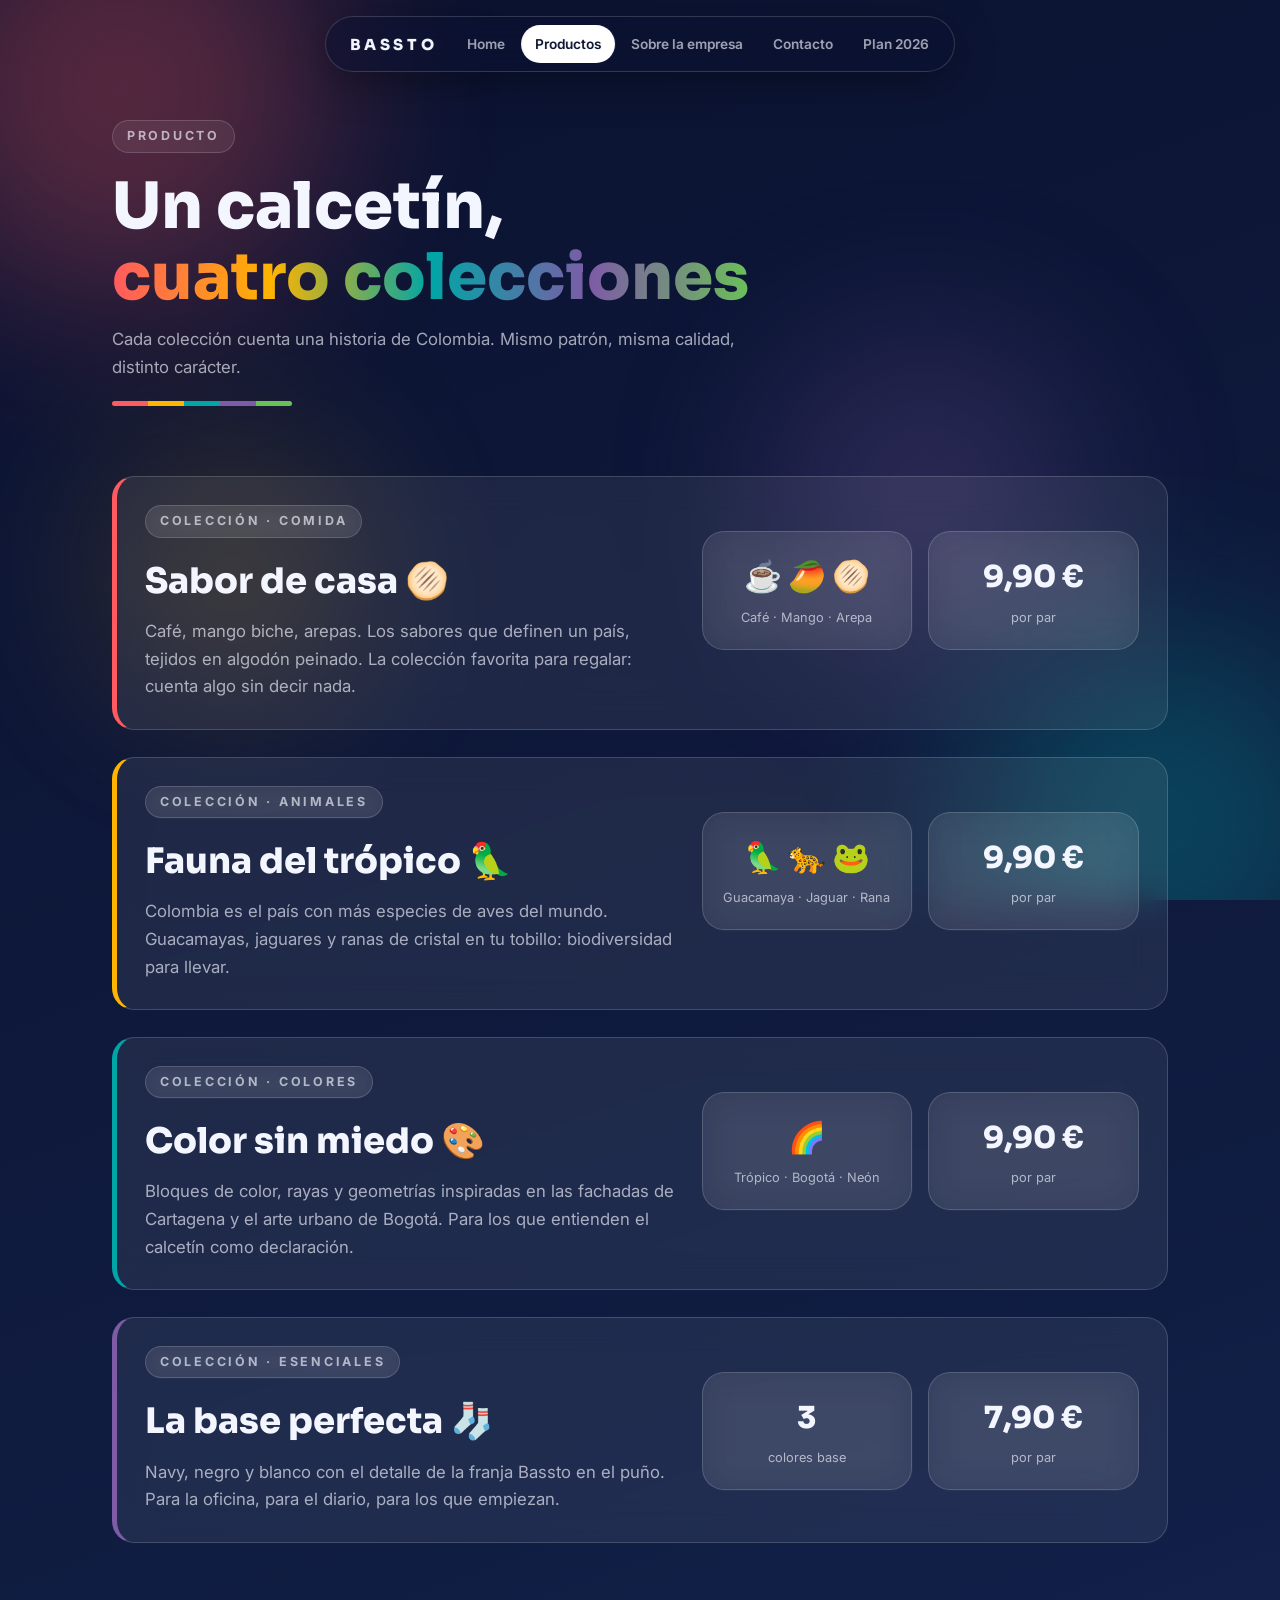
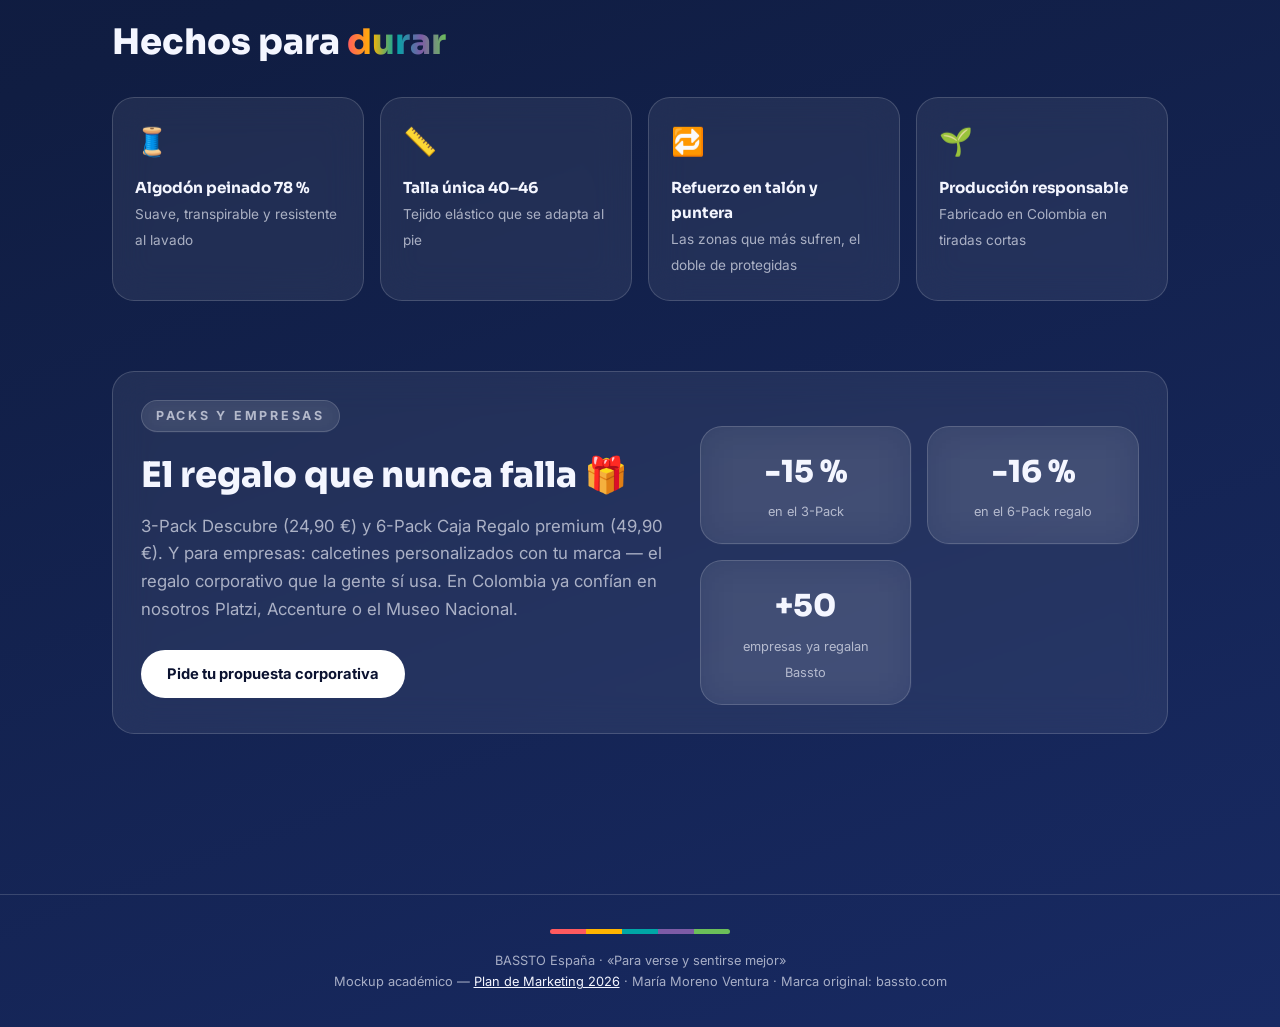
<file: productos.html>
<!DOCTYPE html>
<html lang="es">
<head>
<meta charset="utf-8">
<meta name="viewport" content="width=device-width, initial-scale=1">
<meta name="robots" content="noindex, nofollow">
<title>Productos — BASSTO España</title>
<link rel="preconnect" href="https://fonts.googleapis.com">
<link rel="preconnect" href="https://fonts.gstatic.com" crossorigin>
<link href="https://fonts.googleapis.com/css2?family=Sora:wght@400;600;800&family=Inter:wght@400;500;600&display=swap" rel="stylesheet">
<link rel="stylesheet" href="estilo.css">
</head>
<body>

<div class="bg"><div class="blob c1"></div><div class="blob c2"></div><div class="blob c3"></div><div class="blob c4"></div></div>

<nav class="pill">
  <a class="logo" href="index.html">BASSTO</a>
  <a class="t" href="index.html">Home</a>
  <a class="t on" href="productos.html">Productos</a>
  <a class="t" href="empresa.html">Sobre la empresa</a>
  <a class="t" href="contacto.html">Contacto</a>
  <a class="t" href="plan.html">Plan 2026</a>
</nav>

<main>

  <header class="rv">
    <span class="kicker">Producto</span>
    <h1 class="big">Un calcetín,<br><span class="grad">cuatro colecciones</span></h1>
    <p class="lead">Cada colección cuenta una historia de Colombia. Mismo patrón, misma calidad, distinto carácter.</p>
    <div class="stripe"><i></i><i></i><i></i><i></i><i></i></div>
  </header>

  <!-- COLECCIONES -->
  <section class="rv">
    <div class="glass panel split" style="border-left:5px solid var(--coral)">
      <div>
        <span class="kicker">Colección · Comida</span>
        <h2 class="sec">Sabor de casa 🫓</h2>
        <p class="lead">Café, mango biche, arepas. Los sabores que definen un país, tejidos en algodón peinado. La colección favorita para regalar: cuenta algo sin decir nada.</p>
      </div>
      <div class="stats">
        <div class="stat glass"><b>☕ 🥭 🫓</b><span>Café · Mango · Arepa</span></div>
        <div class="stat glass"><b>9,90 €</b><span>por par</span></div>
      </div>
    </div>
    <br>
    <div class="glass panel split" style="border-left:5px solid var(--amarillo)">
      <div>
        <span class="kicker">Colección · Animales</span>
        <h2 class="sec">Fauna del trópico 🦜</h2>
        <p class="lead">Colombia es el país con más especies de aves del mundo. Guacamayas, jaguares y ranas de cristal en tu tobillo: biodiversidad para llevar.</p>
      </div>
      <div class="stats">
        <div class="stat glass"><b>🦜 🐆 🐸</b><span>Guacamaya · Jaguar · Rana</span></div>
        <div class="stat glass"><b>9,90 €</b><span>por par</span></div>
      </div>
    </div>
    <br>
    <div class="glass panel split" style="border-left:5px solid var(--teal)">
      <div>
        <span class="kicker">Colección · Colores</span>
        <h2 class="sec">Color sin miedo 🎨</h2>
        <p class="lead">Bloques de color, rayas y geometrías inspiradas en las fachadas de Cartagena y el arte urbano de Bogotá. Para los que entienden el calcetín como declaración.</p>
      </div>
      <div class="stats">
        <div class="stat glass"><b>🌈</b><span>Trópico · Bogotá · Neón</span></div>
        <div class="stat glass"><b>9,90 €</b><span>por par</span></div>
      </div>
    </div>
    <br>
    <div class="glass panel split" style="border-left:5px solid var(--lila)">
      <div>
        <span class="kicker">Colección · Esenciales</span>
        <h2 class="sec">La base perfecta 🧦</h2>
        <p class="lead">Navy, negro y blanco con el detalle de la franja Bassto en el puño. Para la oficina, para el diario, para los que empiezan.</p>
      </div>
      <div class="stats">
        <div class="stat glass"><b>3</b><span>colores base</span></div>
        <div class="stat glass"><b>7,90 €</b><span>por par</span></div>
      </div>
    </div>
  </section>

  <!-- CALIDAD -->
  <section class="rv">
    <h2 class="sec">Hechos para <span class="grad">durar</span></h2>
    <div class="feats">
      <div class="feat glass"><div class="ic">🧵</div><b>Algodón peinado 78 %</b><span>Suave, transpirable y resistente al lavado</span></div>
      <div class="feat glass"><div class="ic">📏</div><b>Talla única 40–46</b><span>Tejido elástico que se adapta al pie</span></div>
      <div class="feat glass"><div class="ic">🔁</div><b>Refuerzo en talón y puntera</b><span>Las zonas que más sufren, el doble de protegidas</span></div>
      <div class="feat glass"><div class="ic">🌱</div><b>Producción responsable</b><span>Fabricado en Colombia en tiradas cortas</span></div>
    </div>
  </section>

  <!-- PACKS Y CORPORATIVO -->
  <section class="rv">
    <div class="glass panel split">
      <div>
        <span class="kicker">Packs y empresas</span>
        <h2 class="sec">El regalo que nunca falla 🎁</h2>
        <p class="lead">3-Pack Descubre (24,90 €) y 6-Pack Caja Regalo premium (49,90 €). Y para empresas: calcetines personalizados con tu marca — el regalo corporativo que la gente sí usa. En Colombia ya confían en nosotros Platzi, Accenture o el Museo Nacional.</p>
        <br><a class="btn" href="contacto.html">Pide tu propuesta corporativa</a>
      </div>
      <div class="stats">
        <div class="stat glass"><b>-15 %</b><span>en el 3-Pack</span></div>
        <div class="stat glass"><b>-16 %</b><span>en el 6-Pack regalo</span></div>
        <div class="stat glass"><b>+50</b><span>empresas ya regalan Bassto</span></div>
      </div>
    </div>
  </section>

</main>

<footer>
  <div class="fstripe"><i></i><i></i><i></i><i></i><i></i></div>
  <p>BASSTO España · «Para verse y sentirse mejor»<br>
  Mockup académico — <a href="plan.html">Plan de Marketing 2026</a> · María Moreno Ventura · Marca original: bassto.com</p>
</footer>

<script>
  const io = new IntersectionObserver(es => es.forEach(e => {
    if (e.isIntersecting){ e.target.classList.add('on'); io.unobserve(e.target); }
  }), {threshold:.1});
  document.querySelectorAll('.rv').forEach(el => io.observe(el));
</script>
</body>
</html>
</file>
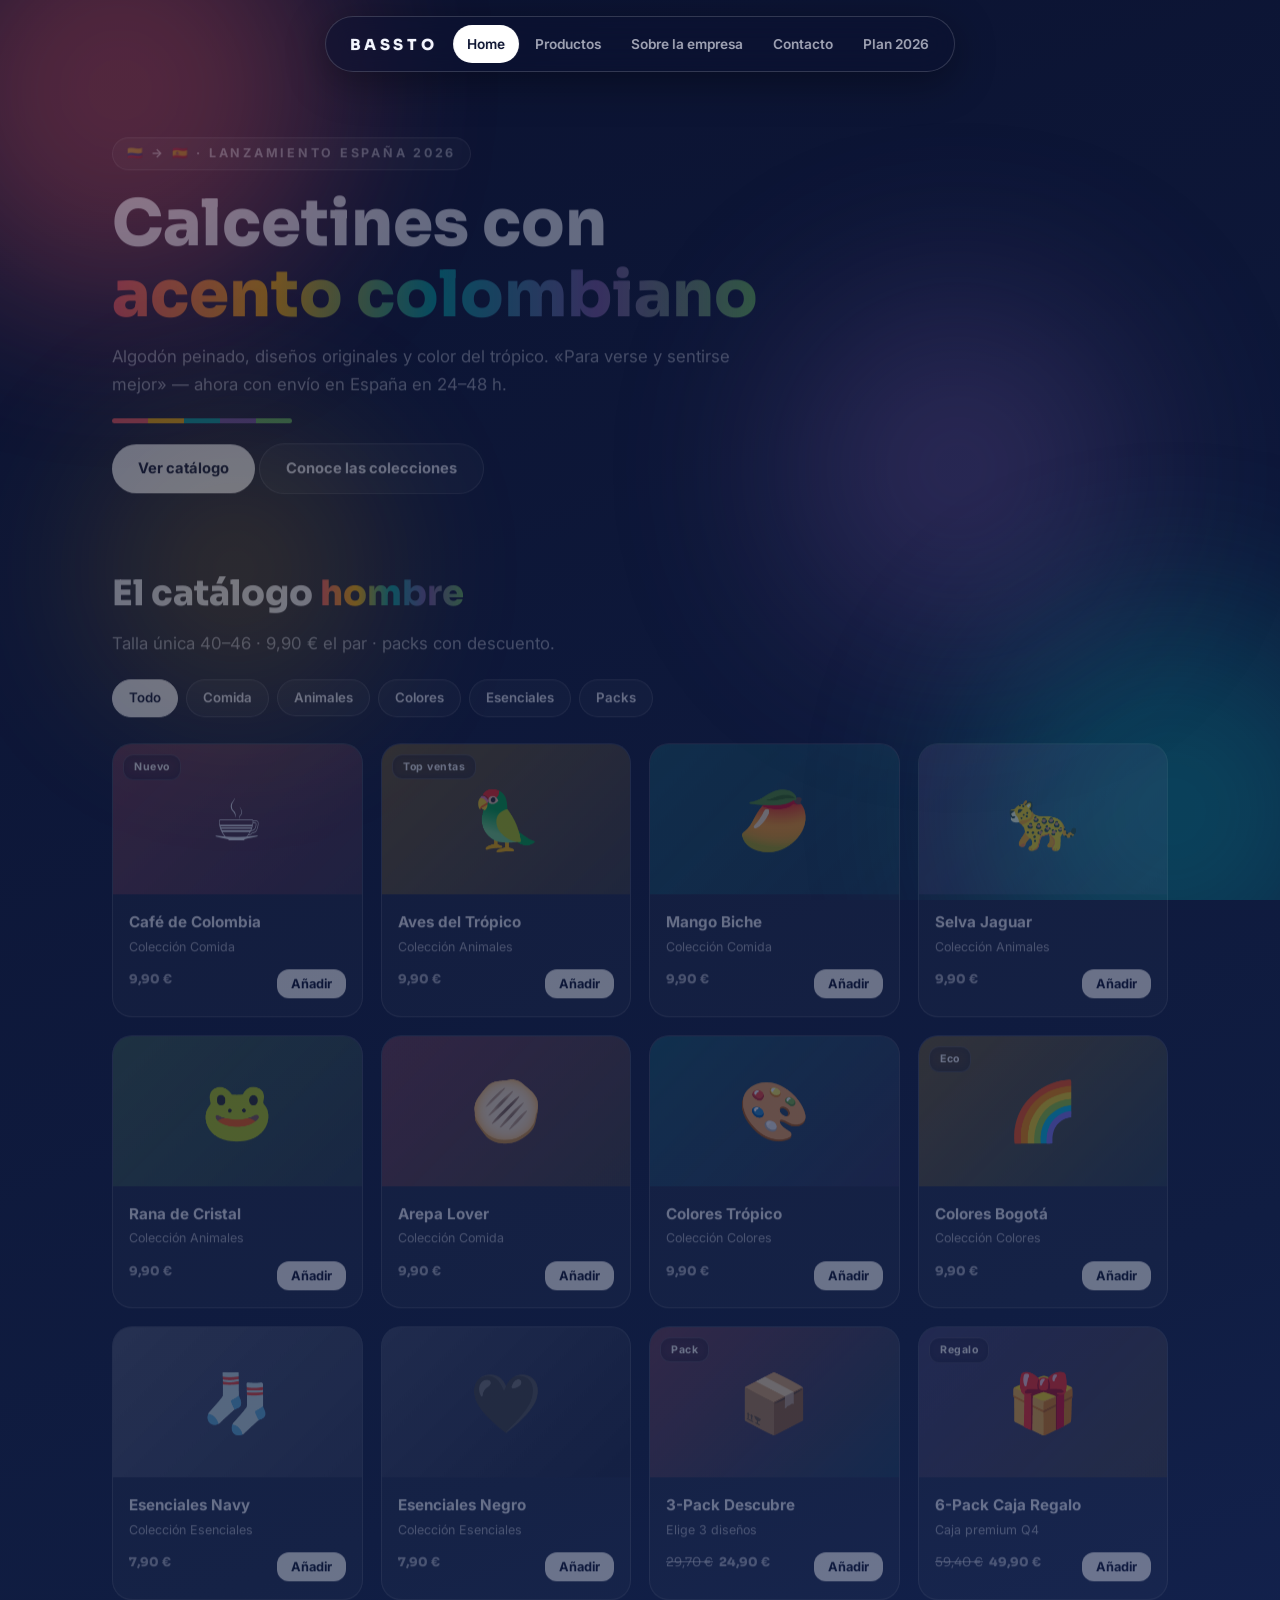
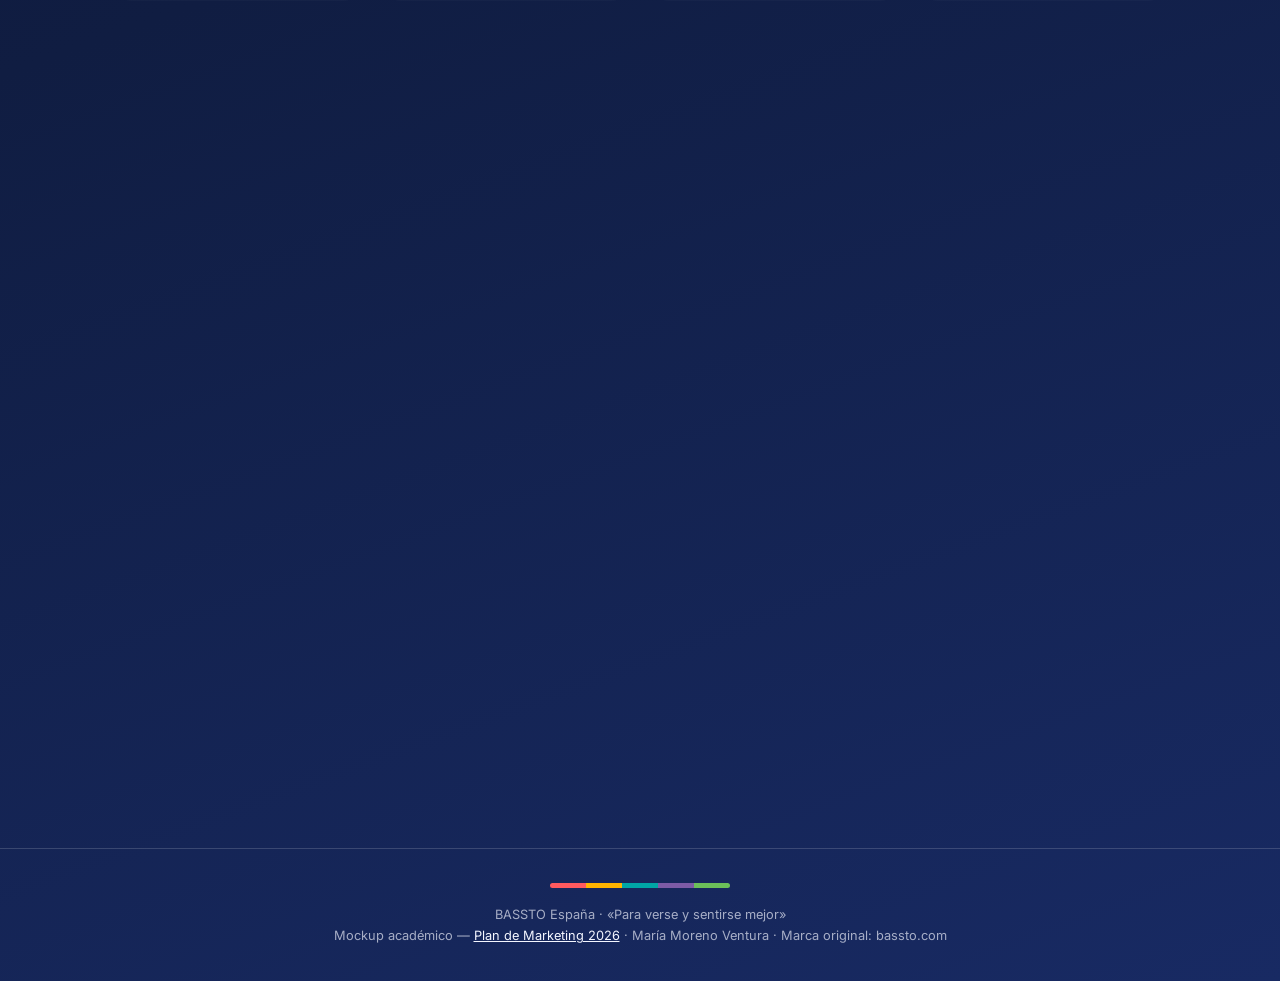
<file: tienda.html>
<!DOCTYPE html>
<html lang="es">
<head>
<meta charset="utf-8">
<meta name="robots" content="noindex, nofollow">
<meta http-equiv="refresh" content="0; url=index.html">
<title>BASSTO España</title>
</head>
<body>
<p>Redirigiendo… <a href="index.html">Ir a BASSTO España</a></p>
</body>
</html>
</file>
<file: estilo.css>
/* BASSTO España — mock de marca · glassmorphism */
:root{
  --navy:#0B1230; --navy2:#101D42; --ink:#f4f6ff; --muted:rgba(244,246,255,.65);
  --coral:#FF5A5F; --amarillo:#FFB400; --teal:#00A6A6; --lila:#7D5BA6; --verde:#6BBF59;
  --glass:rgba(255,255,255,.07); --glass2:rgba(255,255,255,.12); --edge:rgba(255,255,255,.16);
}
*{box-sizing:border-box; margin:0; padding:0;}
html{scroll-behavior:smooth;}
body{font-family:'Inter',system-ui,sans-serif; color:var(--ink); line-height:1.65;
  background:linear-gradient(160deg,var(--navy) 0%,var(--navy2) 55%,#182a63 100%); min-height:100vh;}
h1,h2,h3,.logo,.price,.stat b{font-family:'Sora',sans-serif;}
a{color:inherit;}

/* blobs de fondo fijos */
.bg{position:fixed; inset:0; z-index:-1; overflow:hidden;}
.blob{position:absolute; border-radius:50%; filter:blur(90px); opacity:.30; animation:drift 18s ease-in-out infinite alternate;}
.blob.c1{width:420px;height:420px;background:var(--coral); top:-120px; left:-90px;}
.blob.c2{width:380px;height:380px;background:var(--teal); bottom:-110px; right:-70px; animation-delay:-6s;}
.blob.c3{width:300px;height:300px;background:var(--lila); top:38%; right:16%; animation-delay:-11s;}
.blob.c4{width:260px;height:260px;background:var(--amarillo); bottom:22%; left:8%; animation-delay:-3s; opacity:.18;}
@keyframes drift{from{transform:translate(0,0) scale(1);} to{transform:translate(46px,-34px) scale(1.14);}}

/* nav glass flotante */
nav.pill{position:fixed; top:16px; left:50%; transform:translateX(-50%); z-index:50;
  display:flex; align-items:center; gap:2px; padding:8px 10px; border-radius:30px;
  background:rgba(11,18,48,.55); backdrop-filter:blur(18px); -webkit-backdrop-filter:blur(18px);
  border:1px solid var(--edge); box-shadow:0 10px 40px rgba(0,0,0,.35); white-space:nowrap; max-width:94vw; overflow-x:auto; scrollbar-width:none;}
nav.pill::-webkit-scrollbar{display:none;}
nav.pill .logo{font-weight:800; letter-spacing:.24em; font-size:.95rem; padding:6px 14px; text-decoration:none;}
nav.pill a.t{color:var(--muted); text-decoration:none; font-size:.85rem; font-weight:600;
  padding:8px 14px; border-radius:20px; transition:all .25s;}
nav.pill a.t:hover{color:var(--ink); background:var(--glass2);}
nav.pill a.t.on{color:var(--navy); background:#fff;}

main{max-width:1100px; margin:0 auto; padding:120px 22px 70px;}
section{margin-top:70px;}

.kicker{display:inline-block; font-size:.78rem; font-weight:700; letter-spacing:.22em; text-transform:uppercase;
  color:var(--muted); border:1px solid var(--edge); border-radius:20px; padding:5px 14px;
  background:var(--glass); backdrop-filter:blur(10px);}
h1.big{font-size:clamp(2.2rem,6vw,4rem); font-weight:800; line-height:1.12; margin:18px 0 12px;}
h2.sec{font-size:clamp(1.5rem,3.6vw,2.2rem); font-weight:800; margin:14px 0 8px;}
.lead{color:var(--muted); font-size:1.05rem; max-width:640px;}
.grad{background:linear-gradient(90deg,var(--coral),var(--amarillo),var(--teal),var(--lila),var(--verde));
  -webkit-background-clip:text; background-clip:text; color:transparent;}

.stripe{display:flex; height:5px; width:180px; border-radius:3px; overflow:hidden; margin:20px 0;}
.stripe i{flex:1;}
.stripe i:nth-child(1){background:var(--coral);} .stripe i:nth-child(2){background:var(--amarillo);}
.stripe i:nth-child(3){background:var(--teal);} .stripe i:nth-child(4){background:var(--lila);}
.stripe i:nth-child(5){background:var(--verde);}

/* glass panels */
.glass{background:var(--glass); backdrop-filter:blur(18px); -webkit-backdrop-filter:blur(18px);
  border:1px solid var(--edge); border-radius:22px;}
.panel{padding:28px;}

/* catálogo */
.grid{display:grid; grid-template-columns:repeat(auto-fill,minmax(215px,1fr)); gap:18px; margin-top:26px;}
.prod{border-radius:20px; overflow:hidden; background:var(--glass); border:1px solid var(--edge);
  backdrop-filter:blur(18px); -webkit-backdrop-filter:blur(18px);
  transition:transform .3s ease, background .3s ease, box-shadow .3s ease;}
.prod:hover{transform:translateY(-7px); background:var(--glass2); box-shadow:0 22px 44px rgba(0,0,0,.35);}
.ph{height:150px; display:flex; align-items:center; justify-content:center; font-size:3.6rem; position:relative;}
.tag{position:absolute; top:10px; left:10px; color:#fff; font-size:.66rem; font-weight:700;
  padding:3px 10px; border-radius:10px; letter-spacing:.05em; background:rgba(11,18,48,.55);
  backdrop-filter:blur(6px); border:1px solid var(--edge);}
.info{padding:14px 16px 16px;}
.info b{font-size:.95rem;}
.info span{display:block; color:var(--muted); font-size:.78rem; margin:2px 0 10px;}
.buy{display:flex; align-items:center; justify-content:space-between;}
.price{font-weight:800;}
.price s{color:var(--muted); font-weight:400; font-size:.78rem; margin-right:6px;}
.add{background:#fff; border:none; color:var(--navy); font-weight:700; font-family:'Inter',sans-serif;
  border-radius:12px; padding:7px 14px; font-size:.8rem; cursor:pointer; transition:transform .2s;}
.add:hover{transform:scale(1.07);}

/* chips filtro */
.chips{display:flex; gap:8px; flex-wrap:wrap; margin-top:22px;}
.chip{border:1px solid var(--edge); background:var(--glass); color:var(--ink); font-size:.83rem;
  font-weight:600; padding:7px 16px; border-radius:20px; cursor:pointer; transition:all .2s;
  backdrop-filter:blur(10px);}
.chip.on,.chip:hover{background:#fff; color:var(--navy); border-color:#fff;}

/* value props / features */
.feats{display:grid; grid-template-columns:repeat(auto-fit,minmax(220px,1fr)); gap:16px; margin-top:26px;}
.feat{padding:22px; text-align:left;}
.feat .ic{font-size:1.7rem;}
.feat b{display:block; font-size:.95rem; margin-top:10px; font-family:'Sora',sans-serif;}
.feat span{font-size:.85rem; color:var(--muted);}

/* stats */
.stats{display:grid; grid-template-columns:repeat(auto-fit,minmax(160px,1fr)); gap:16px; margin-top:26px;}
.stat{padding:20px; text-align:center;}
.stat b{display:block; font-size:1.9rem; font-weight:800;}
.stat span{font-size:.8rem; color:var(--muted);}

/* botones */
.btn{display:inline-block; background:#fff; color:var(--navy); font-weight:700; text-decoration:none;
  border-radius:26px; padding:12px 26px; font-size:.92rem; transition:transform .2s; border:none; cursor:pointer; font-family:'Inter',sans-serif;}
.btn:hover{transform:scale(1.05);}
.btn.ghost{background:var(--glass); color:var(--ink); border:1px solid var(--edge); backdrop-filter:blur(10px);}

/* formulario contacto */
form.glassform{display:grid; gap:14px; margin-top:8px;}
form.glassform input, form.glassform textarea, form.glassform select{
  background:var(--glass); border:1px solid var(--edge); border-radius:14px; color:var(--ink);
  padding:13px 16px; font-family:'Inter',sans-serif; font-size:.92rem; backdrop-filter:blur(10px); width:100%;}
form.glassform ::placeholder{color:var(--muted);}
form.glassform input:focus, form.glassform textarea:focus{outline:2px solid var(--teal); border-color:transparent;}

/* timeline empresa */
.tl{border-left:2px solid var(--edge); margin:26px 0 0 8px; padding-left:26px; display:grid; gap:22px;}
.tl .hit{position:relative;}
.tl .hit::before{content:""; position:absolute; left:-33px; top:6px; width:12px; height:12px;
  border-radius:50%; background:var(--teal); box-shadow:0 0 0 4px rgba(0,166,166,.25);}
.tl .hit:nth-child(2)::before{background:var(--coral); box-shadow:0 0 0 4px rgba(255,90,95,.25);}
.tl .hit:nth-child(3)::before{background:var(--amarillo); box-shadow:0 0 0 4px rgba(255,180,0,.25);}
.tl .hit:nth-child(4)::before{background:var(--lila); box-shadow:0 0 0 4px rgba(125,91,166,.25);}
.tl b{font-family:'Sora',sans-serif;}
.tl p{color:var(--muted); font-size:.9rem;}

/* logos clientes */
.logos{display:flex; gap:12px; flex-wrap:wrap; margin-top:18px;}
.logos span{background:var(--glass); border:1px solid var(--edge); border-radius:14px; padding:10px 20px;
  font-weight:700; font-size:.9rem; color:var(--muted); backdrop-filter:blur(10px);}

/* reveal */
.rv{opacity:0; transform:translateY(28px); transition:opacity .7s ease, transform .7s ease;}
.rv.on{opacity:1; transform:none;}
@media (prefers-reduced-motion: reduce){
  .rv{opacity:1; transform:none; transition:none;} .blob{animation:none;} html{scroll-behavior:auto;}
}

footer{margin-top:90px; border-top:1px solid var(--edge); padding:34px 22px; text-align:center;}
footer .fstripe{display:flex; height:5px; width:180px; border-radius:3px; overflow:hidden; margin:0 auto 16px;}
footer .fstripe i{flex:1;}
footer .fstripe i:nth-child(1){background:var(--coral);} footer .fstripe i:nth-child(2){background:var(--amarillo);}
footer .fstripe i:nth-child(3){background:var(--teal);} footer .fstripe i:nth-child(4){background:var(--lila);}
footer .fstripe i:nth-child(5){background:var(--verde);}
footer p{font-size:.8rem; color:var(--muted);}
footer a{color:var(--ink);}

.split{display:grid; grid-template-columns:1.1fr .9fr; gap:22px; align-items:start;}
@media (max-width:760px){ .split{grid-template-columns:1fr;} }
</file>
